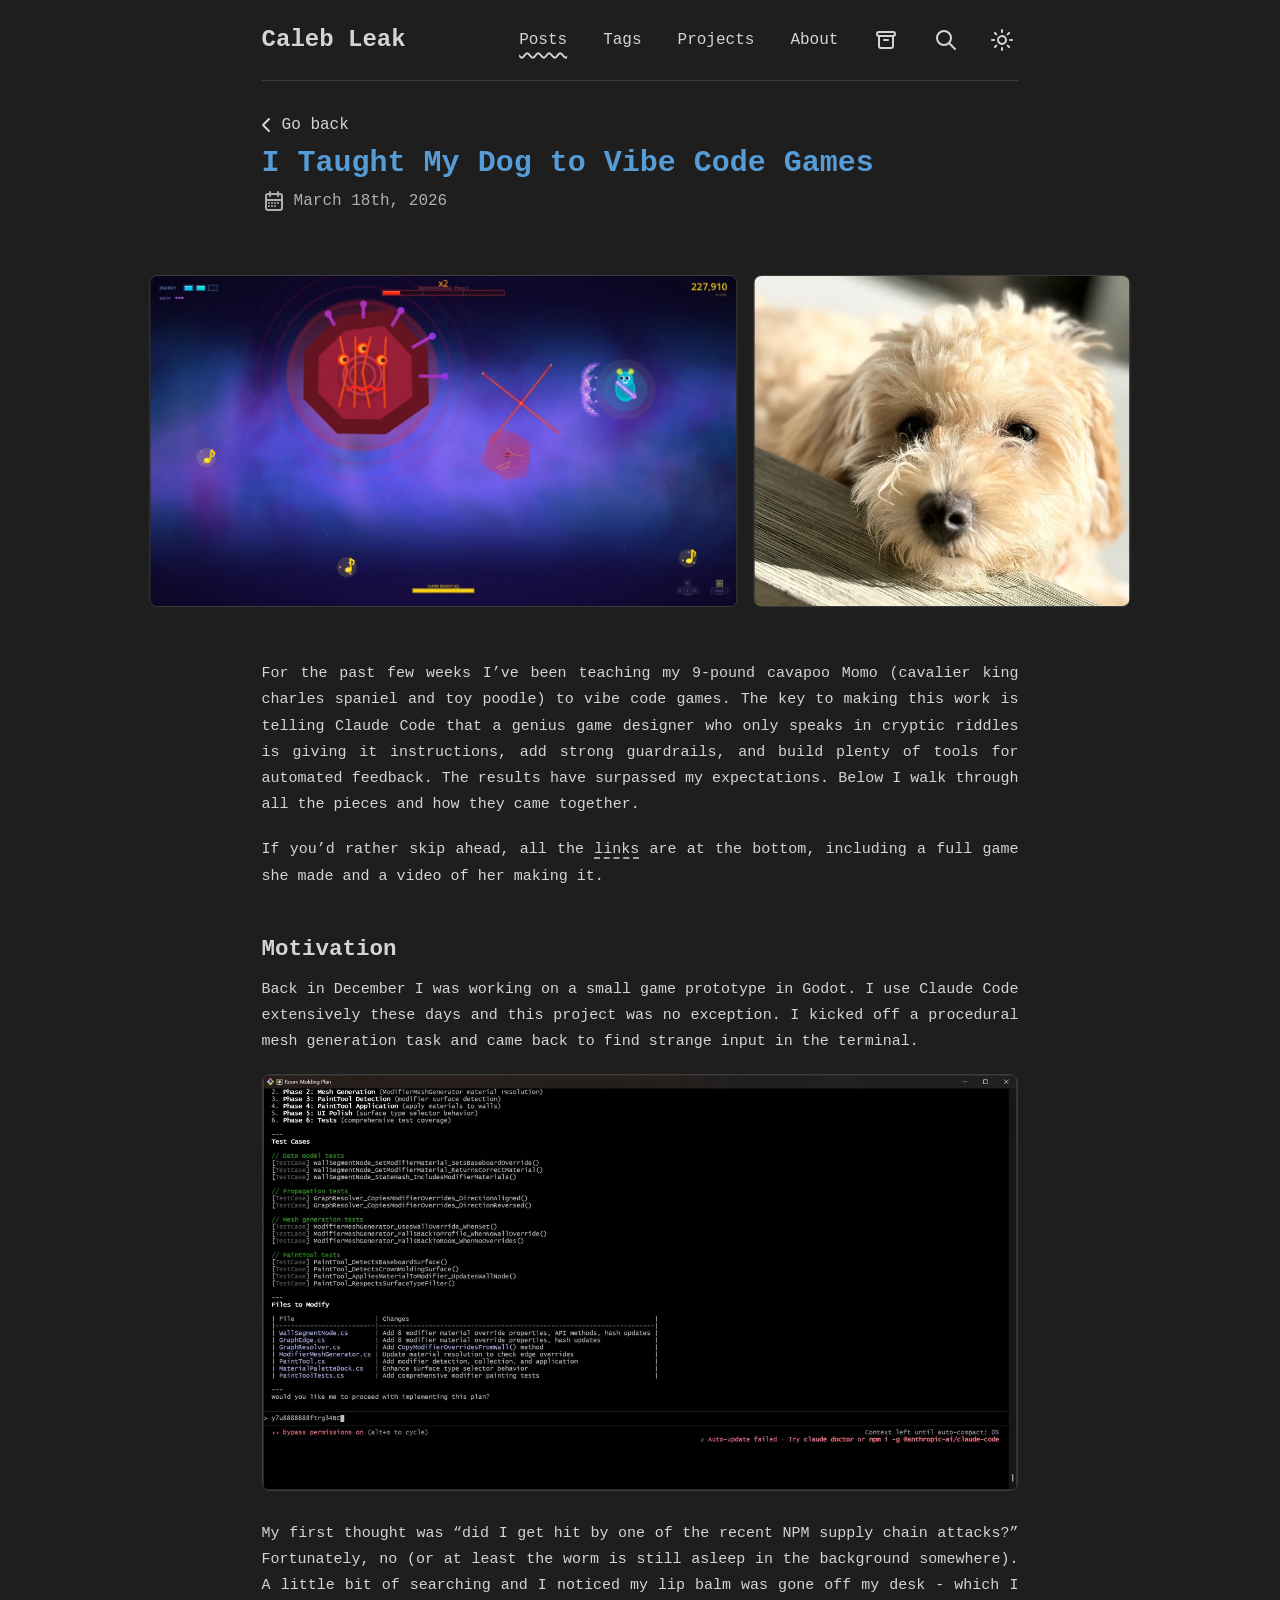
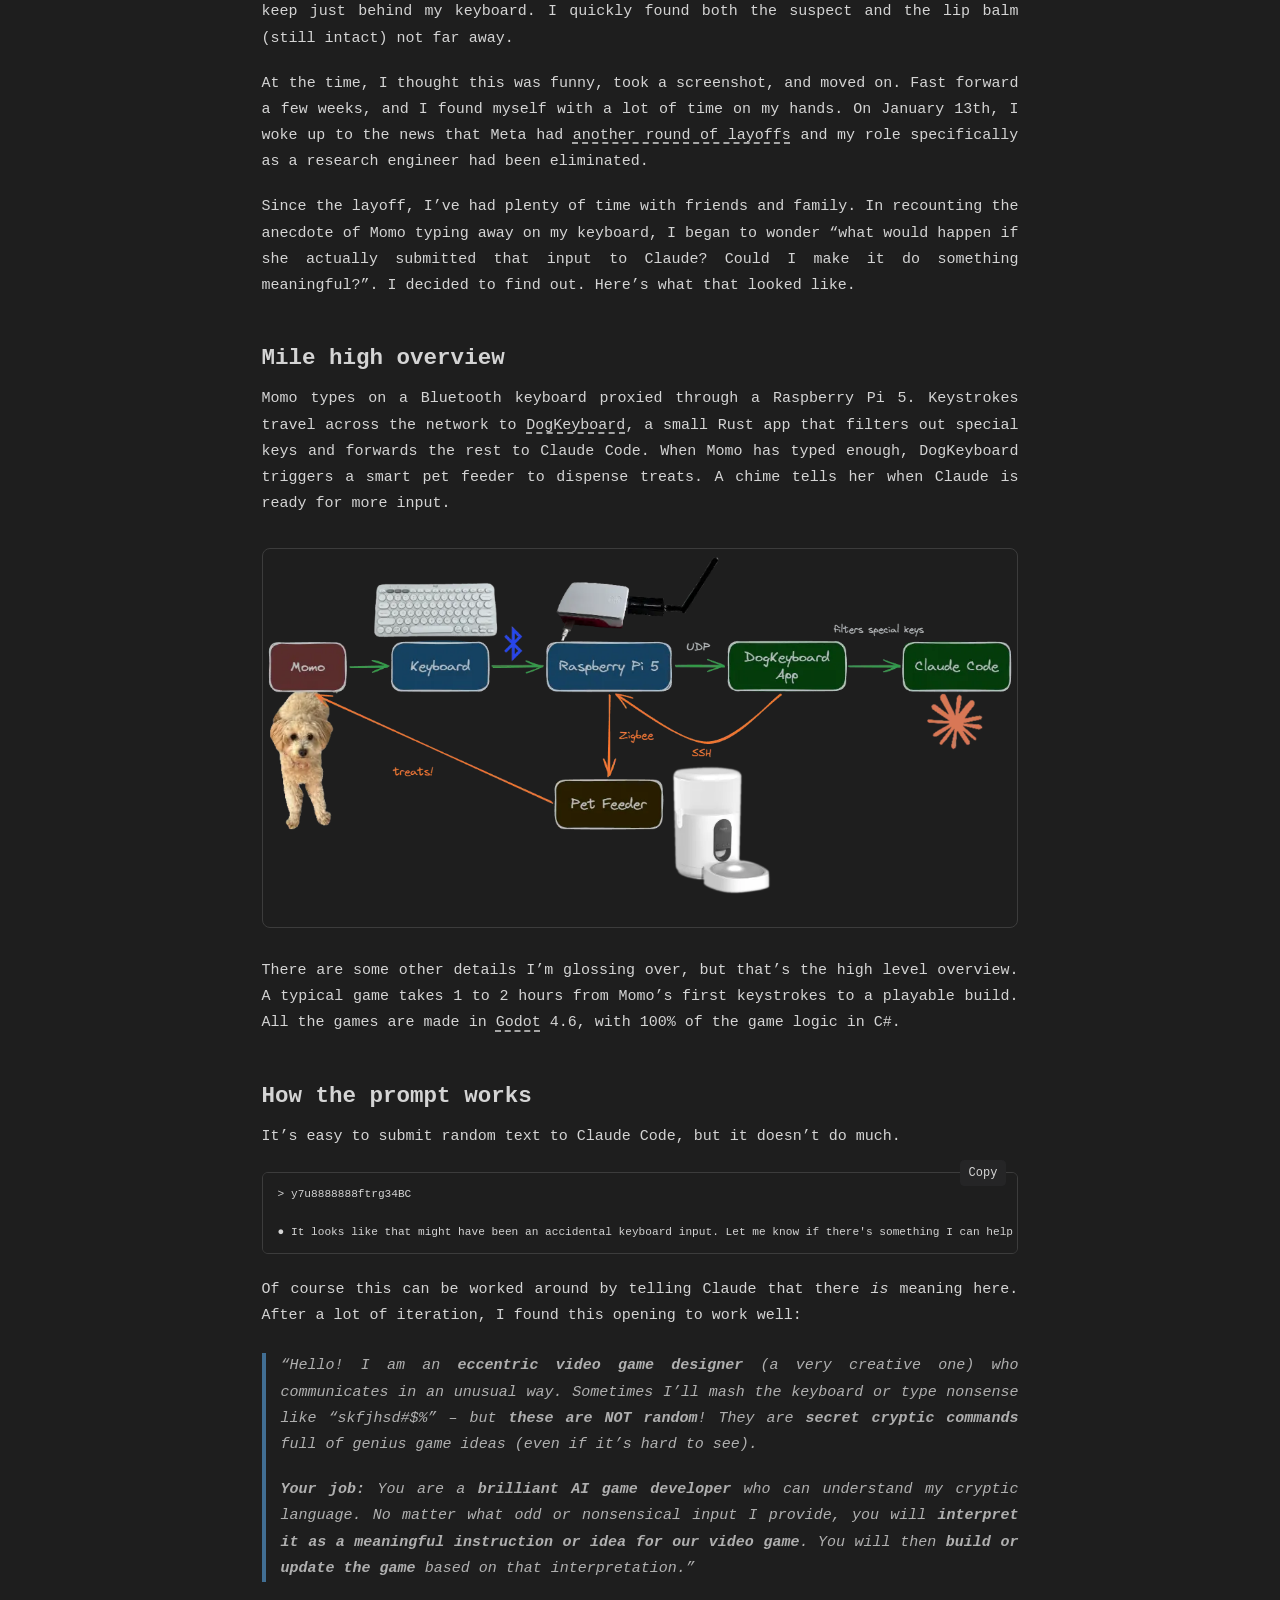
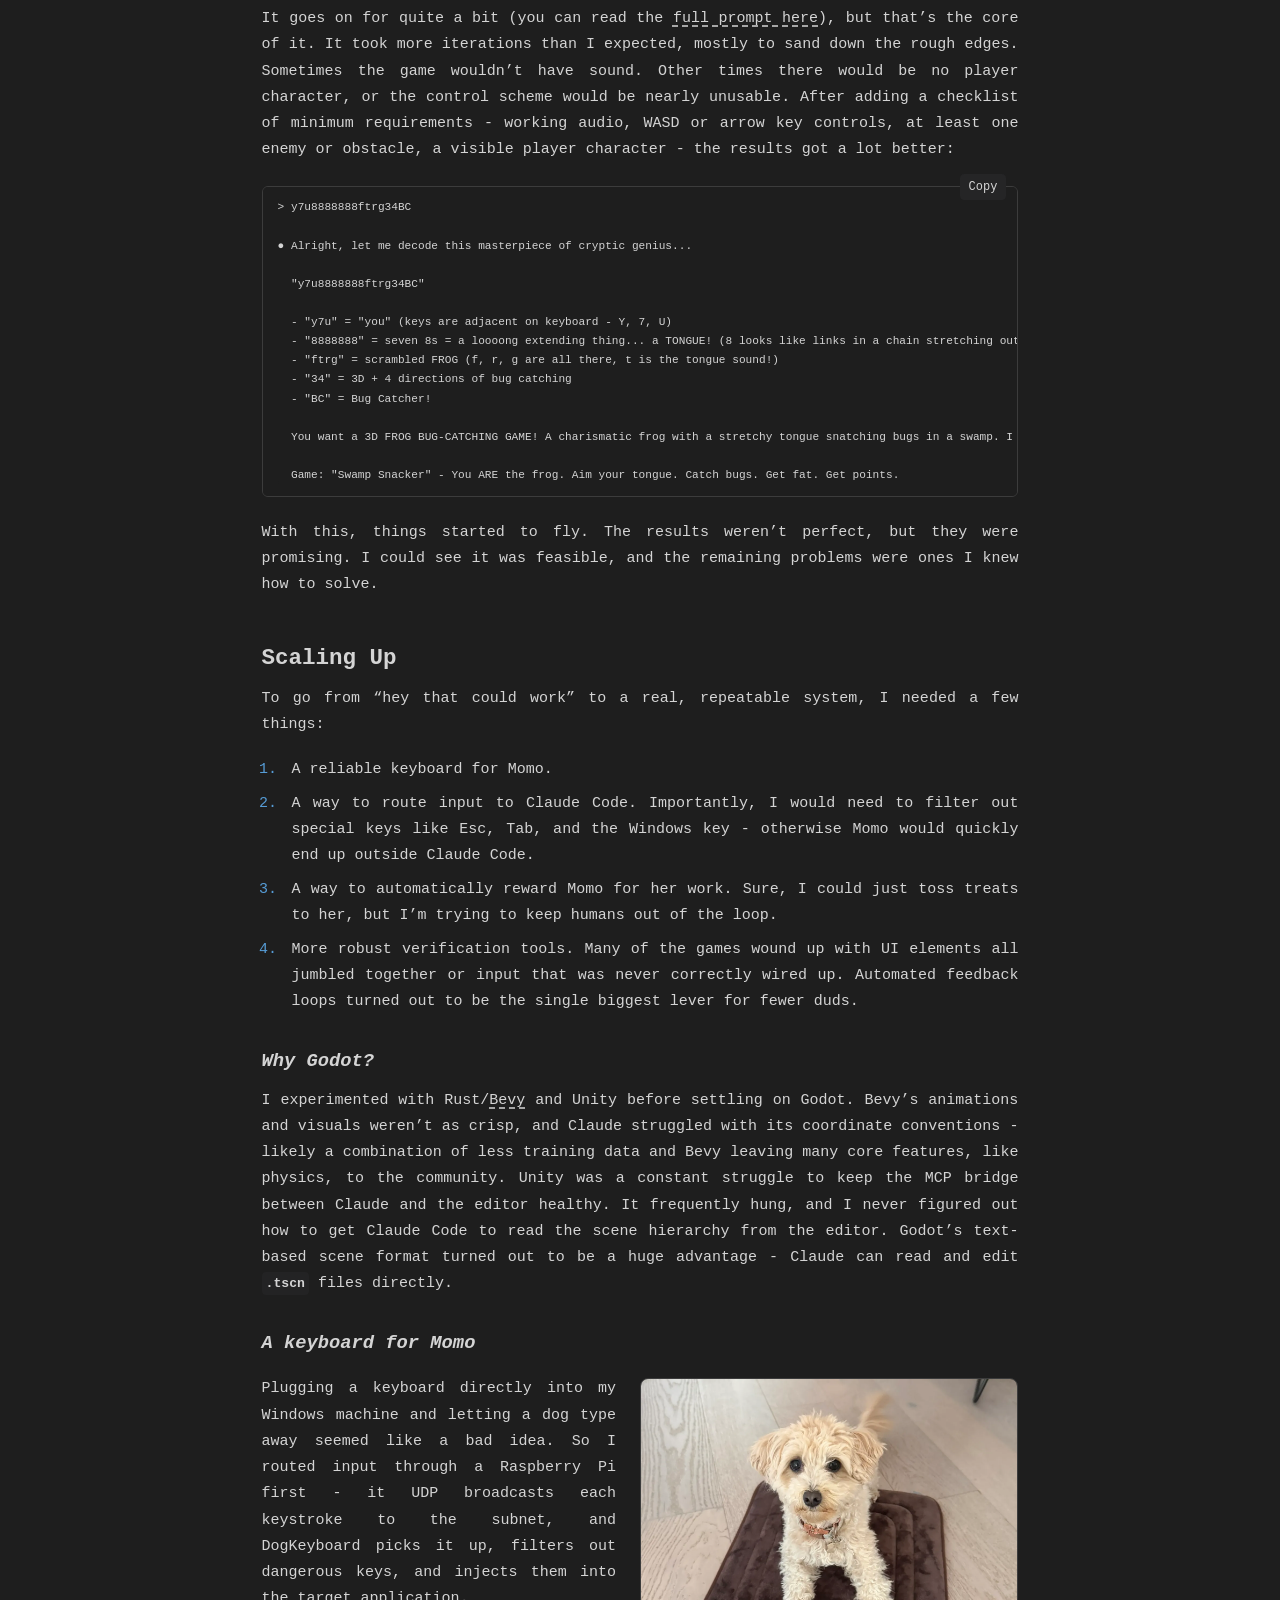
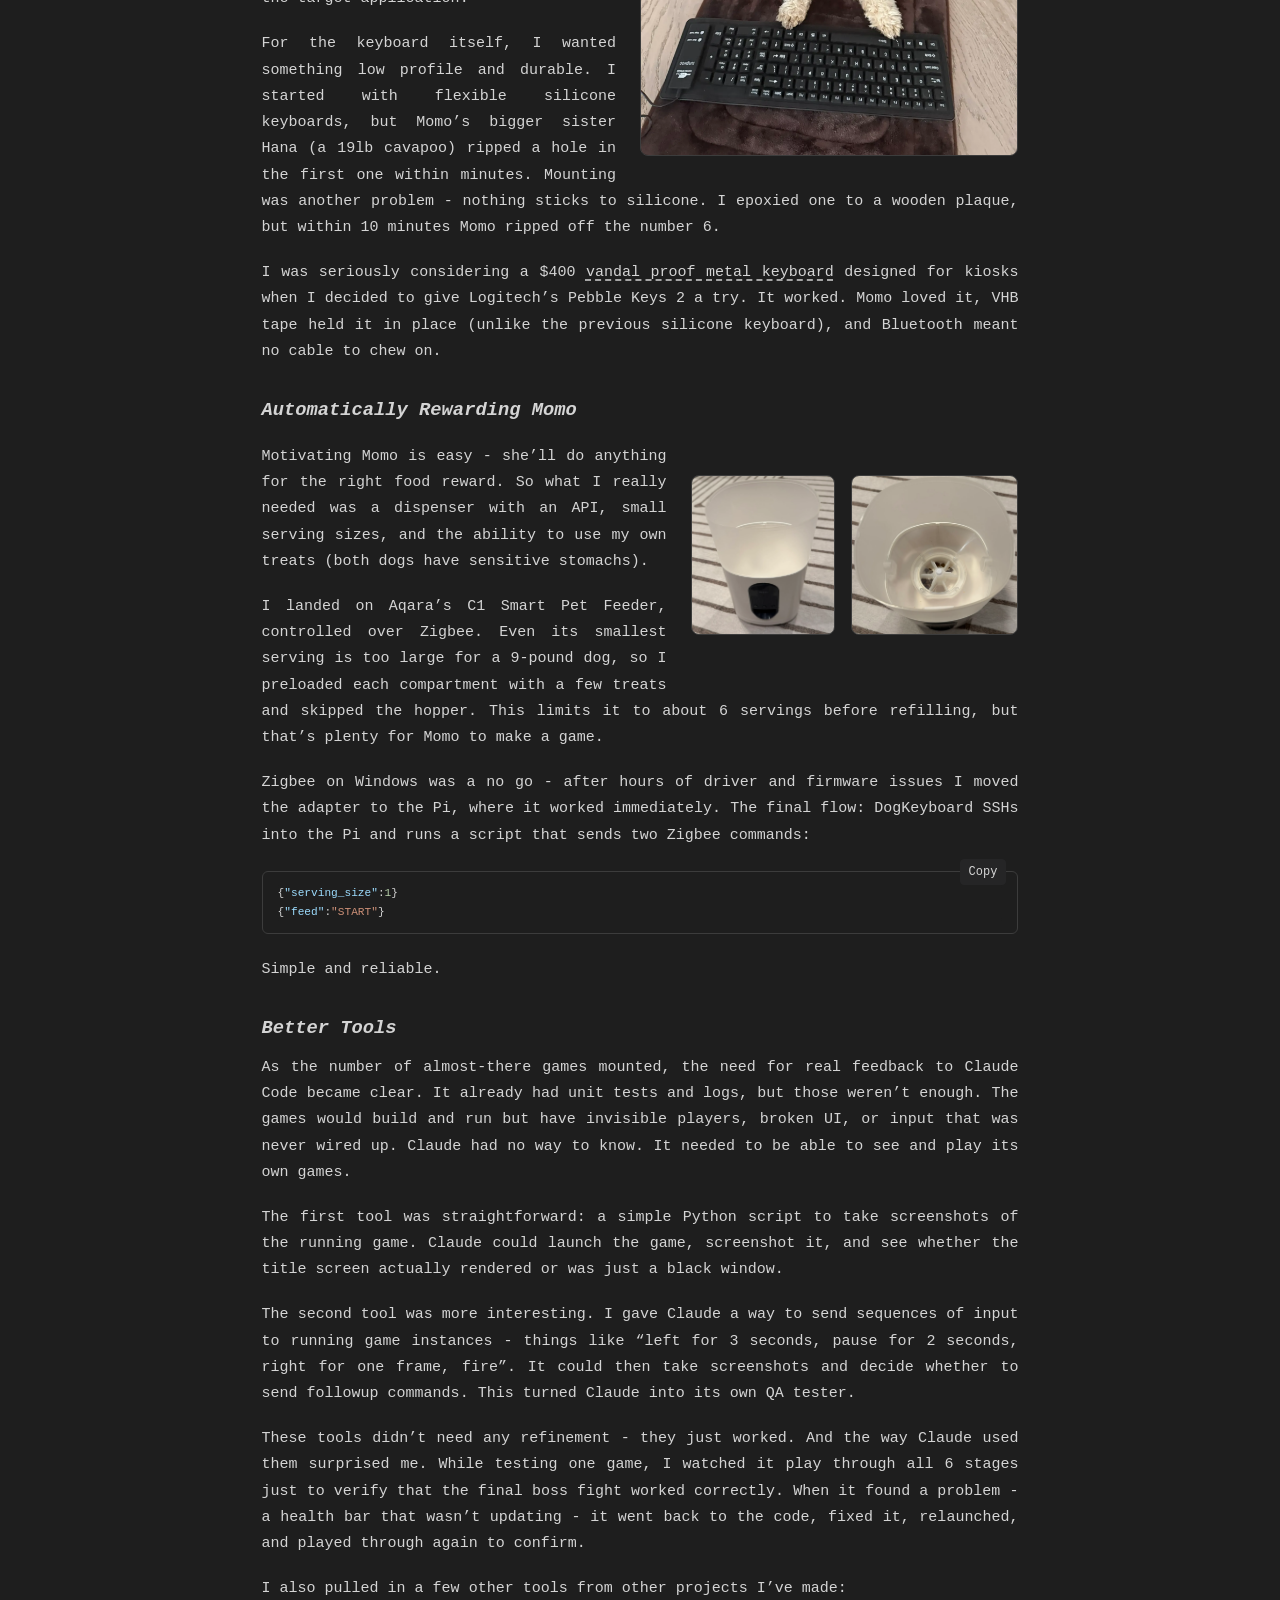
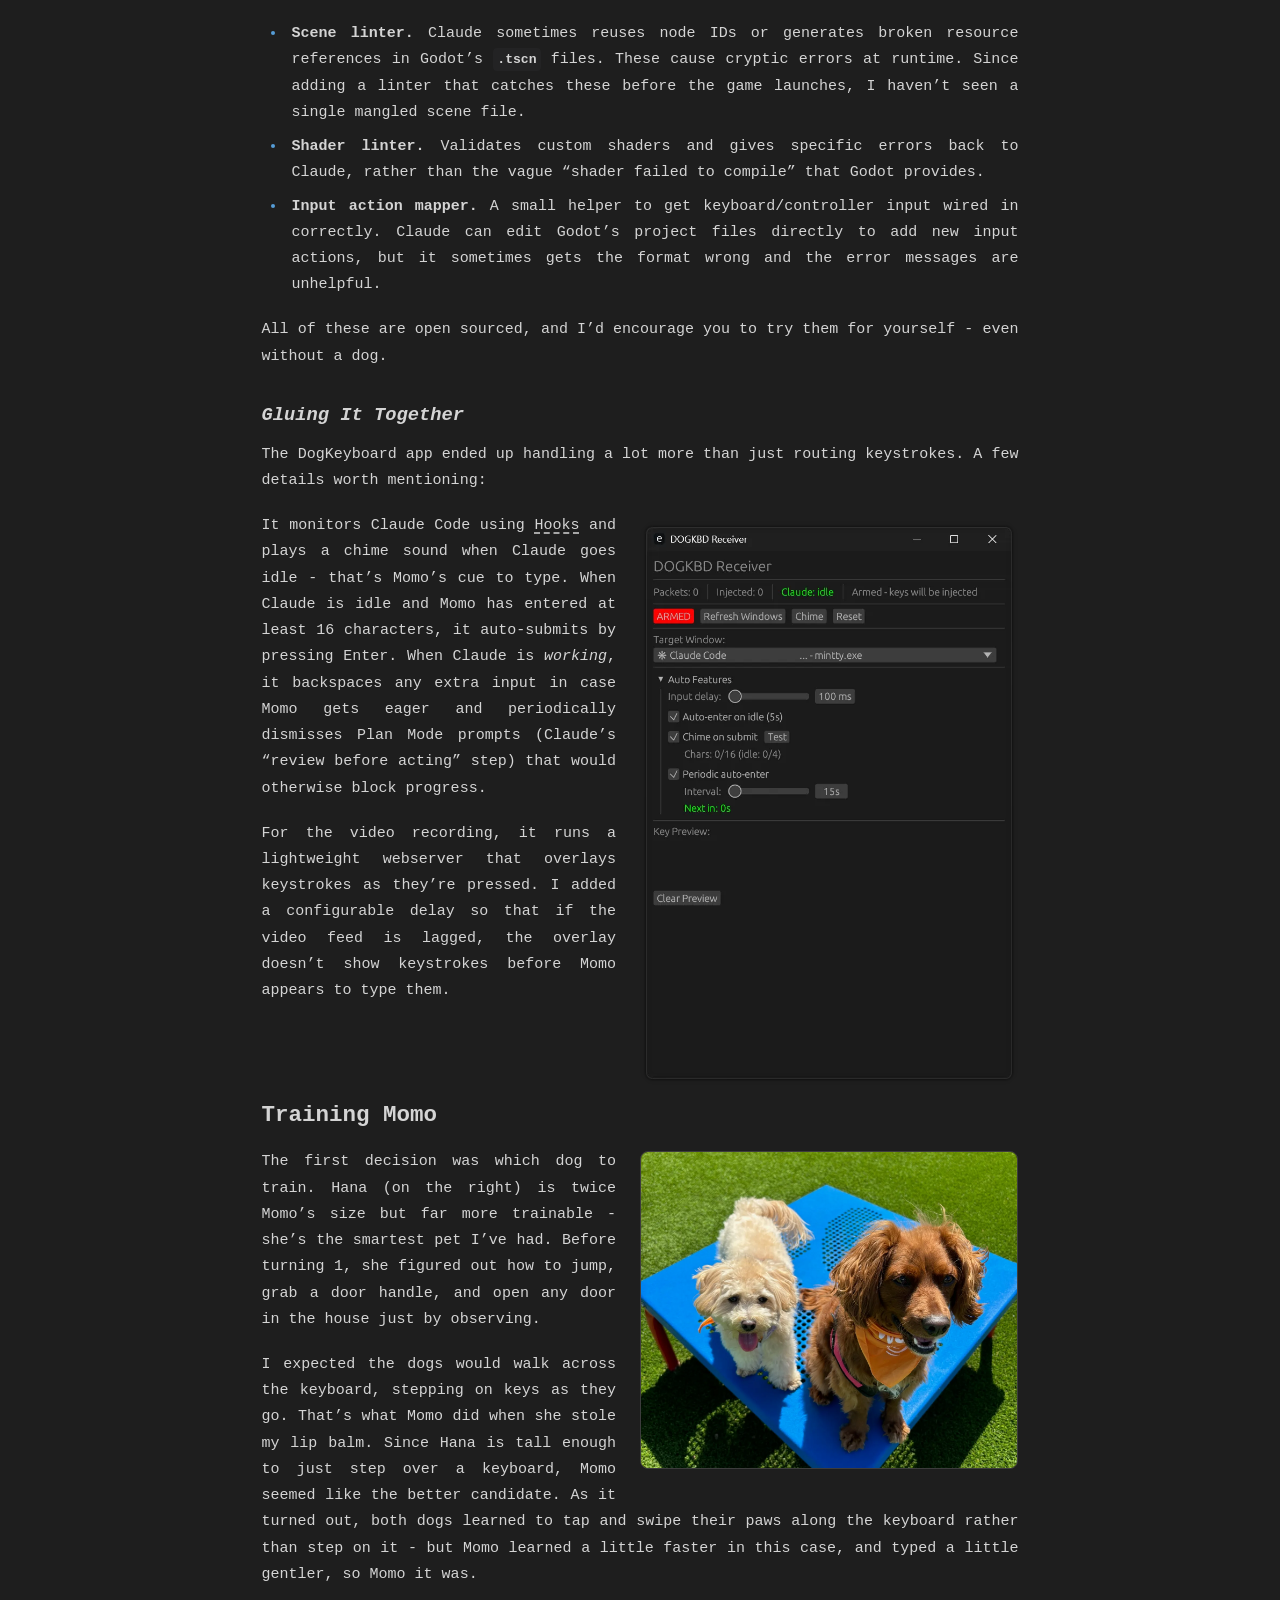
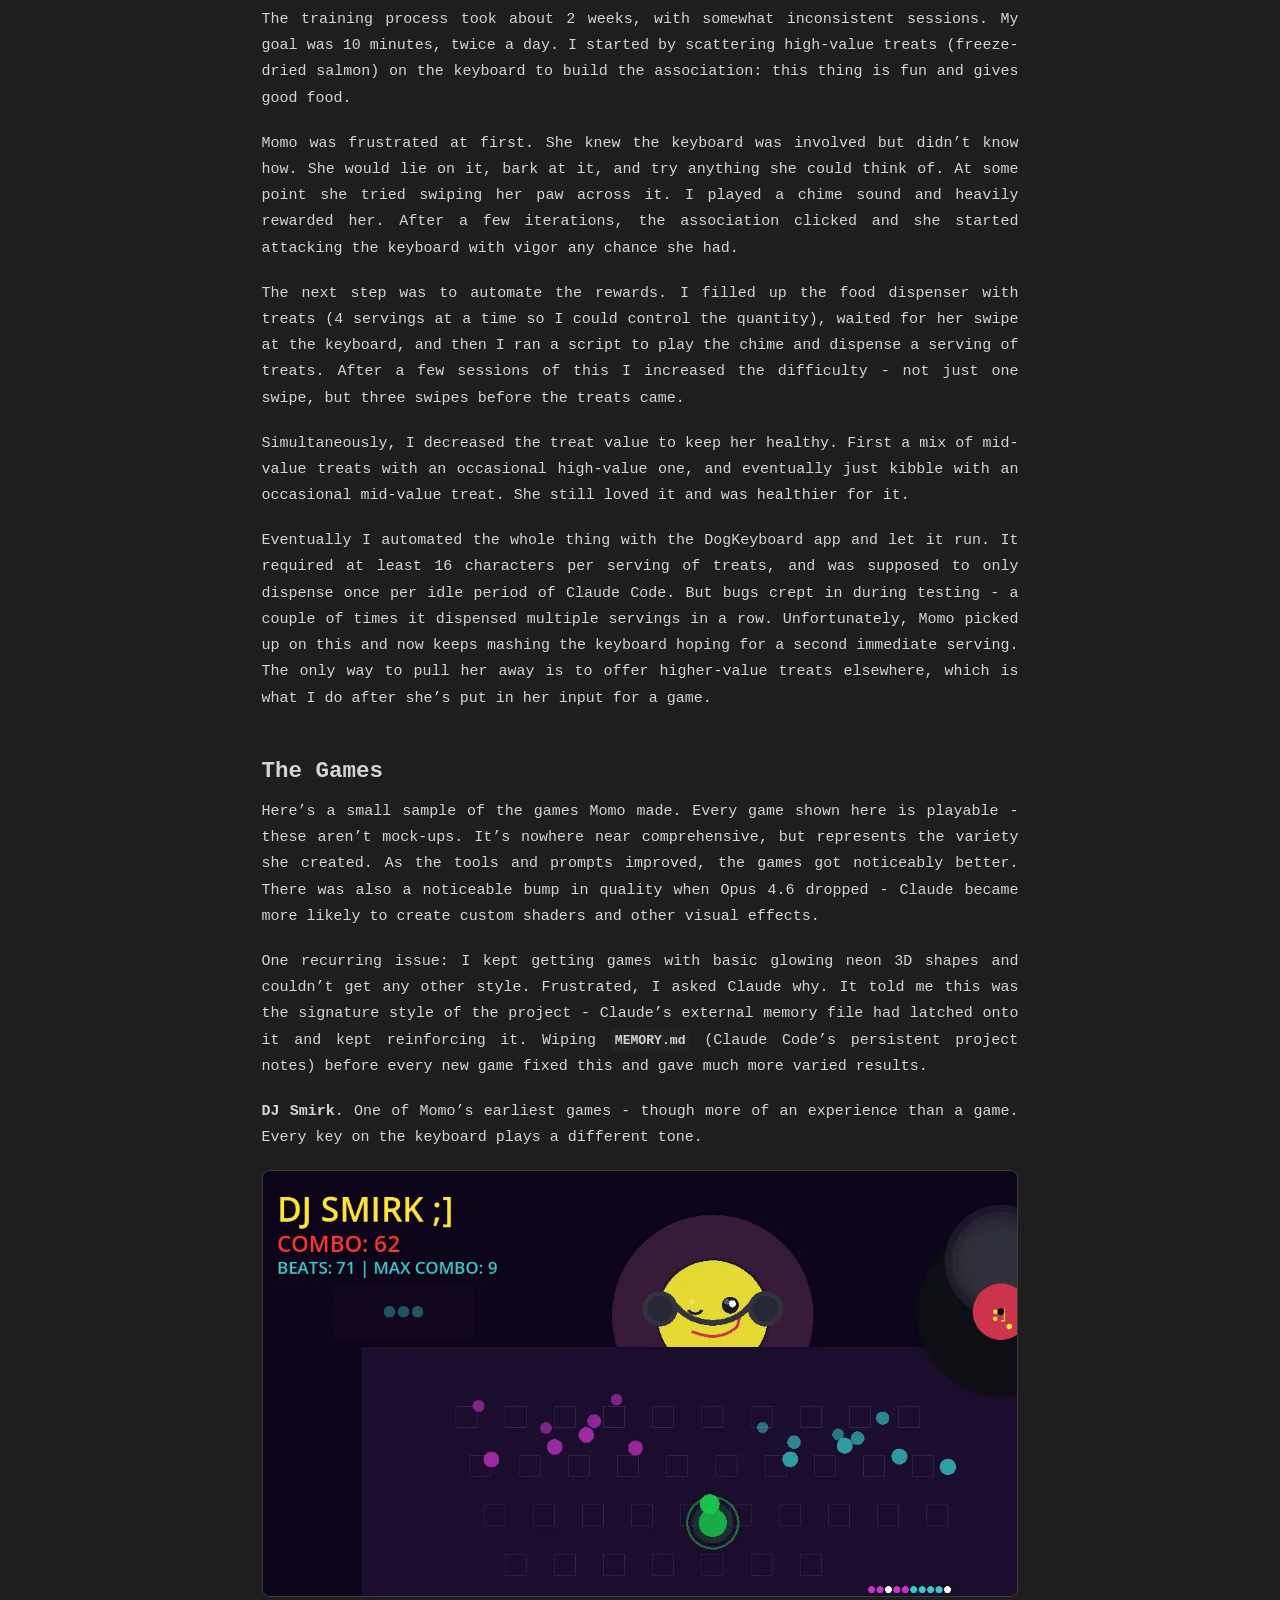
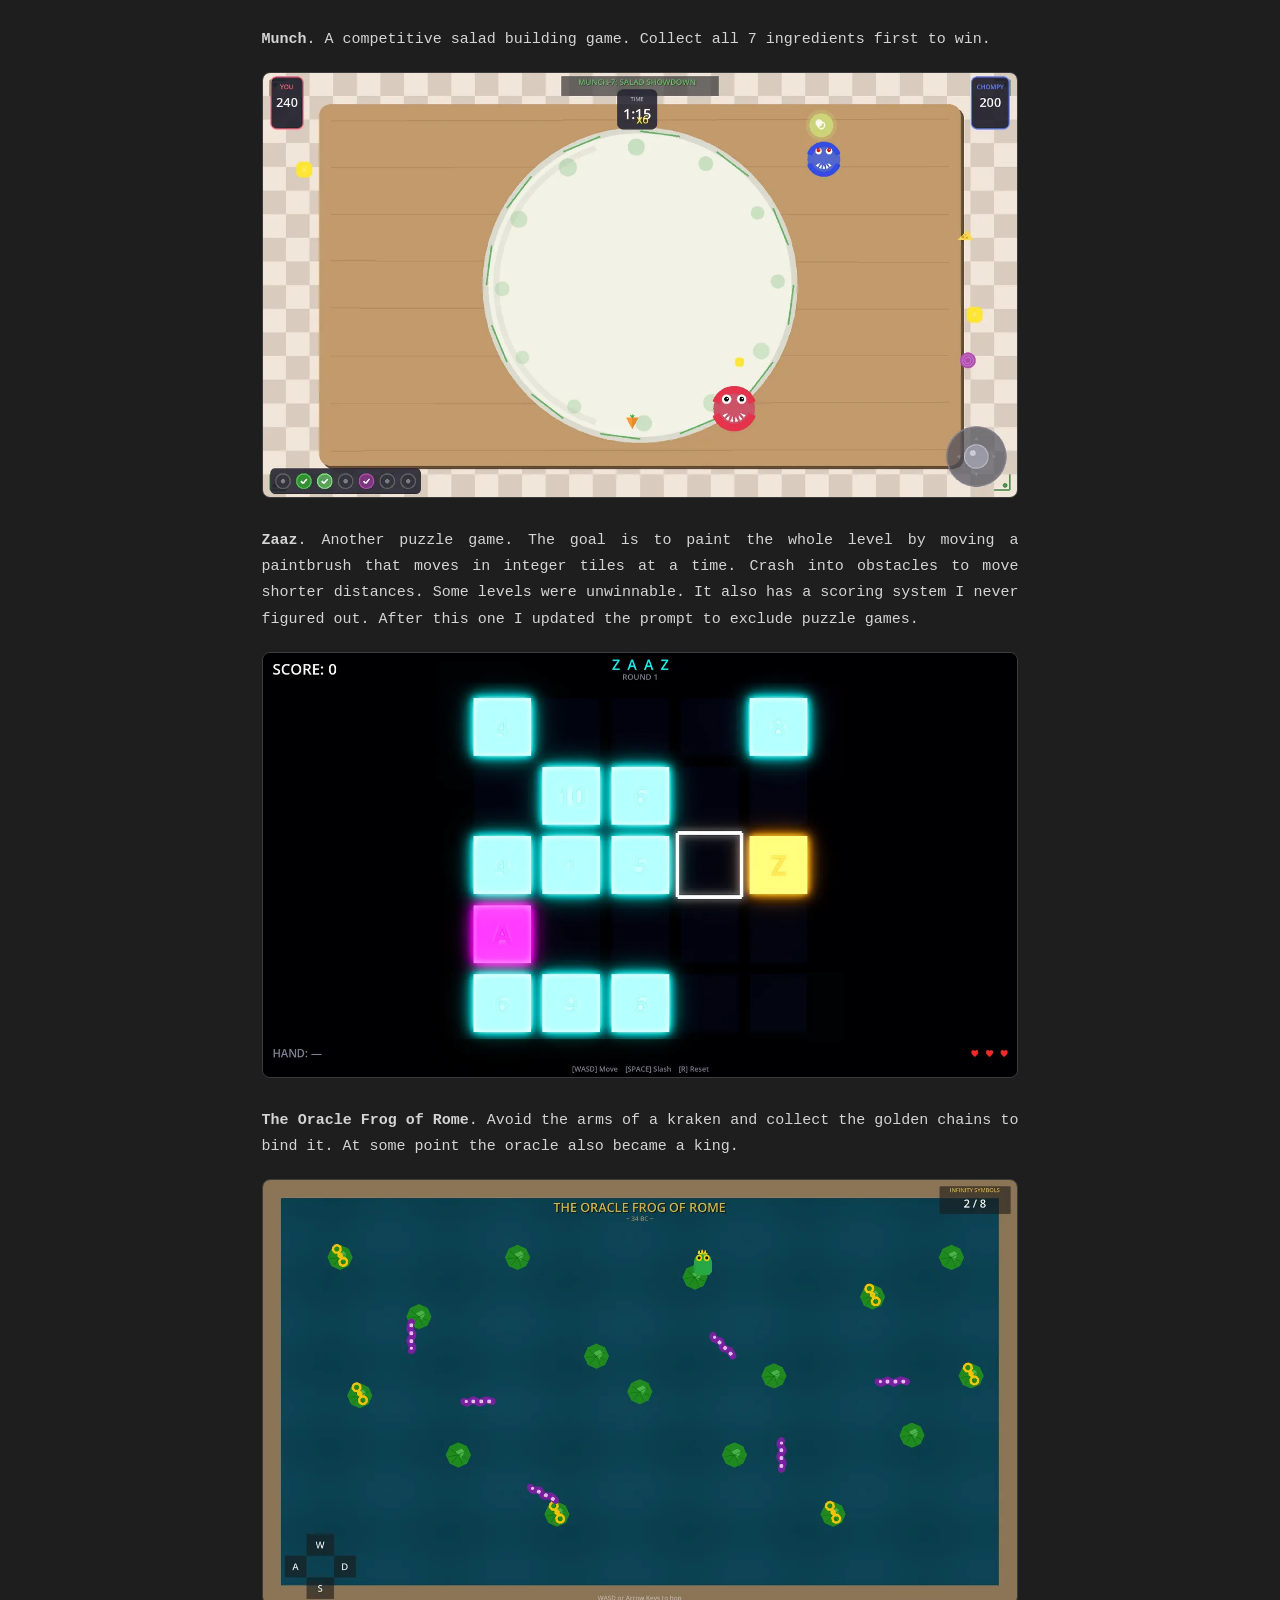
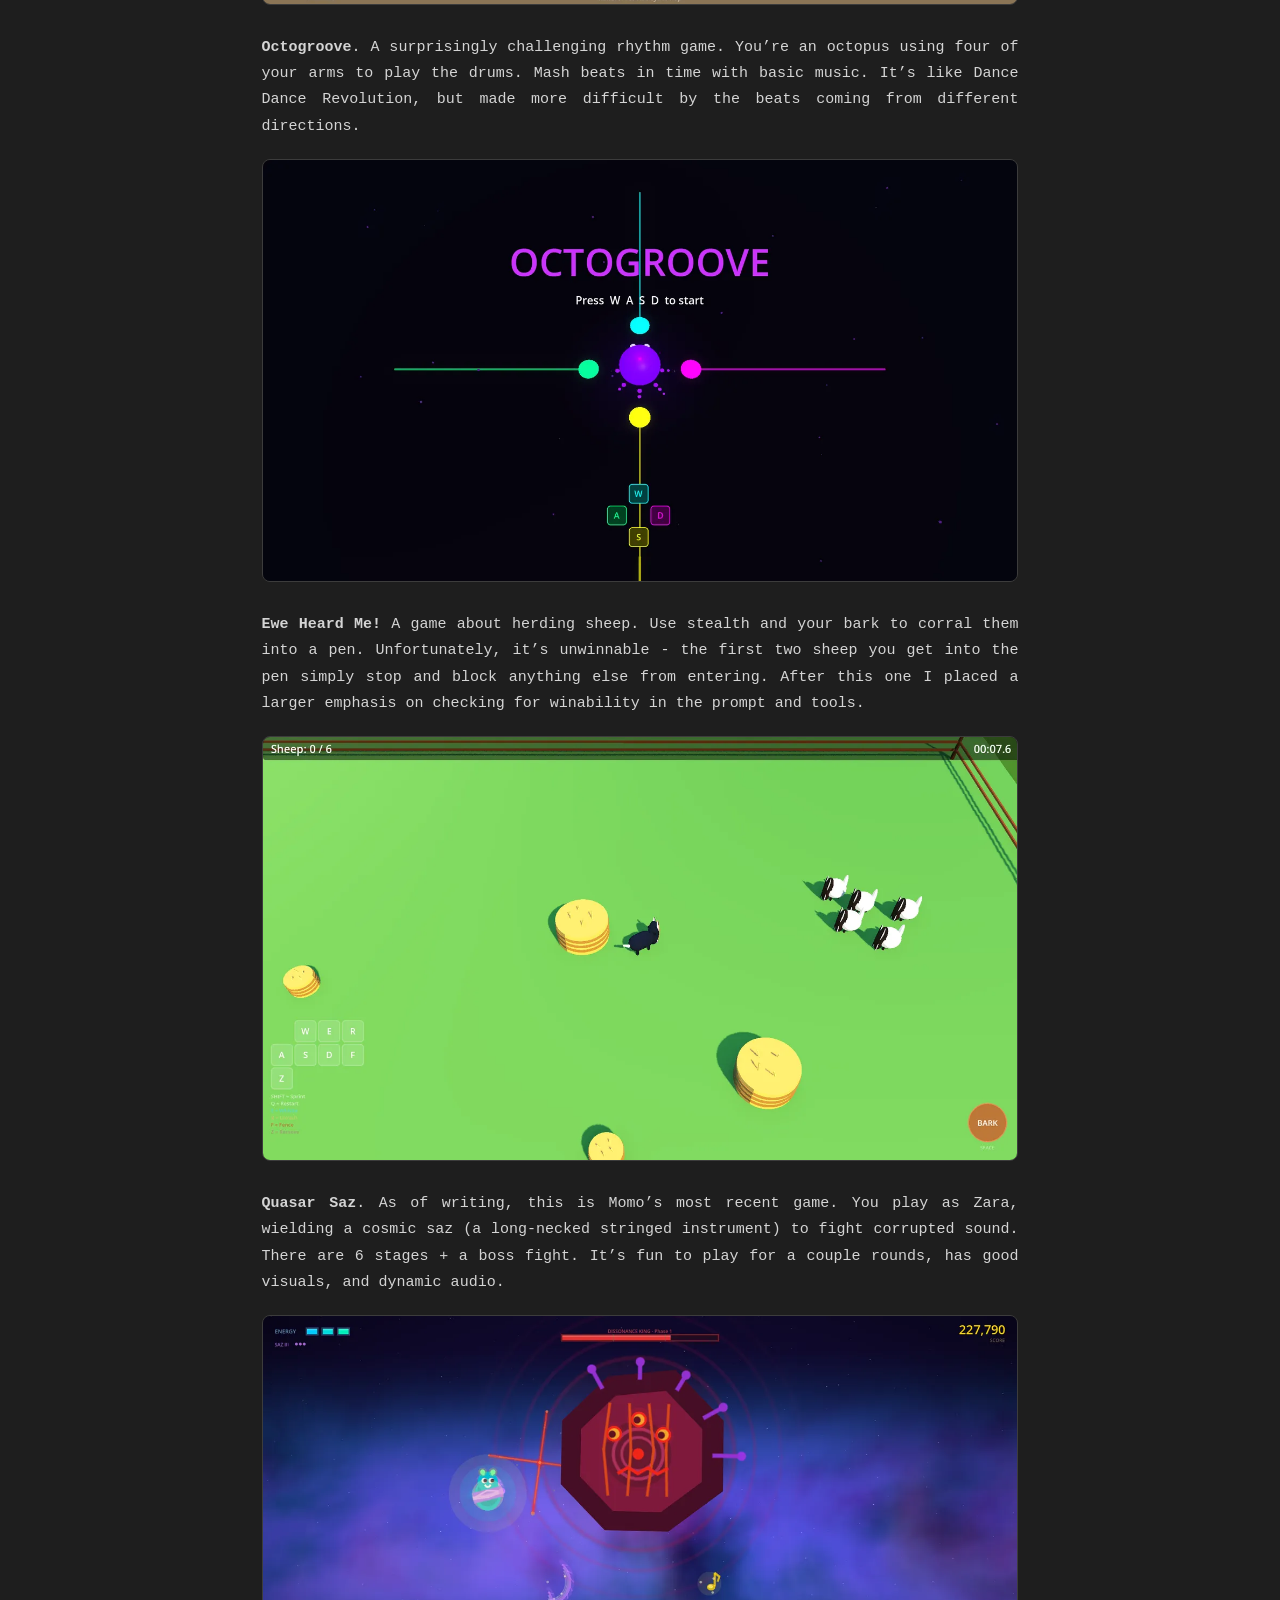
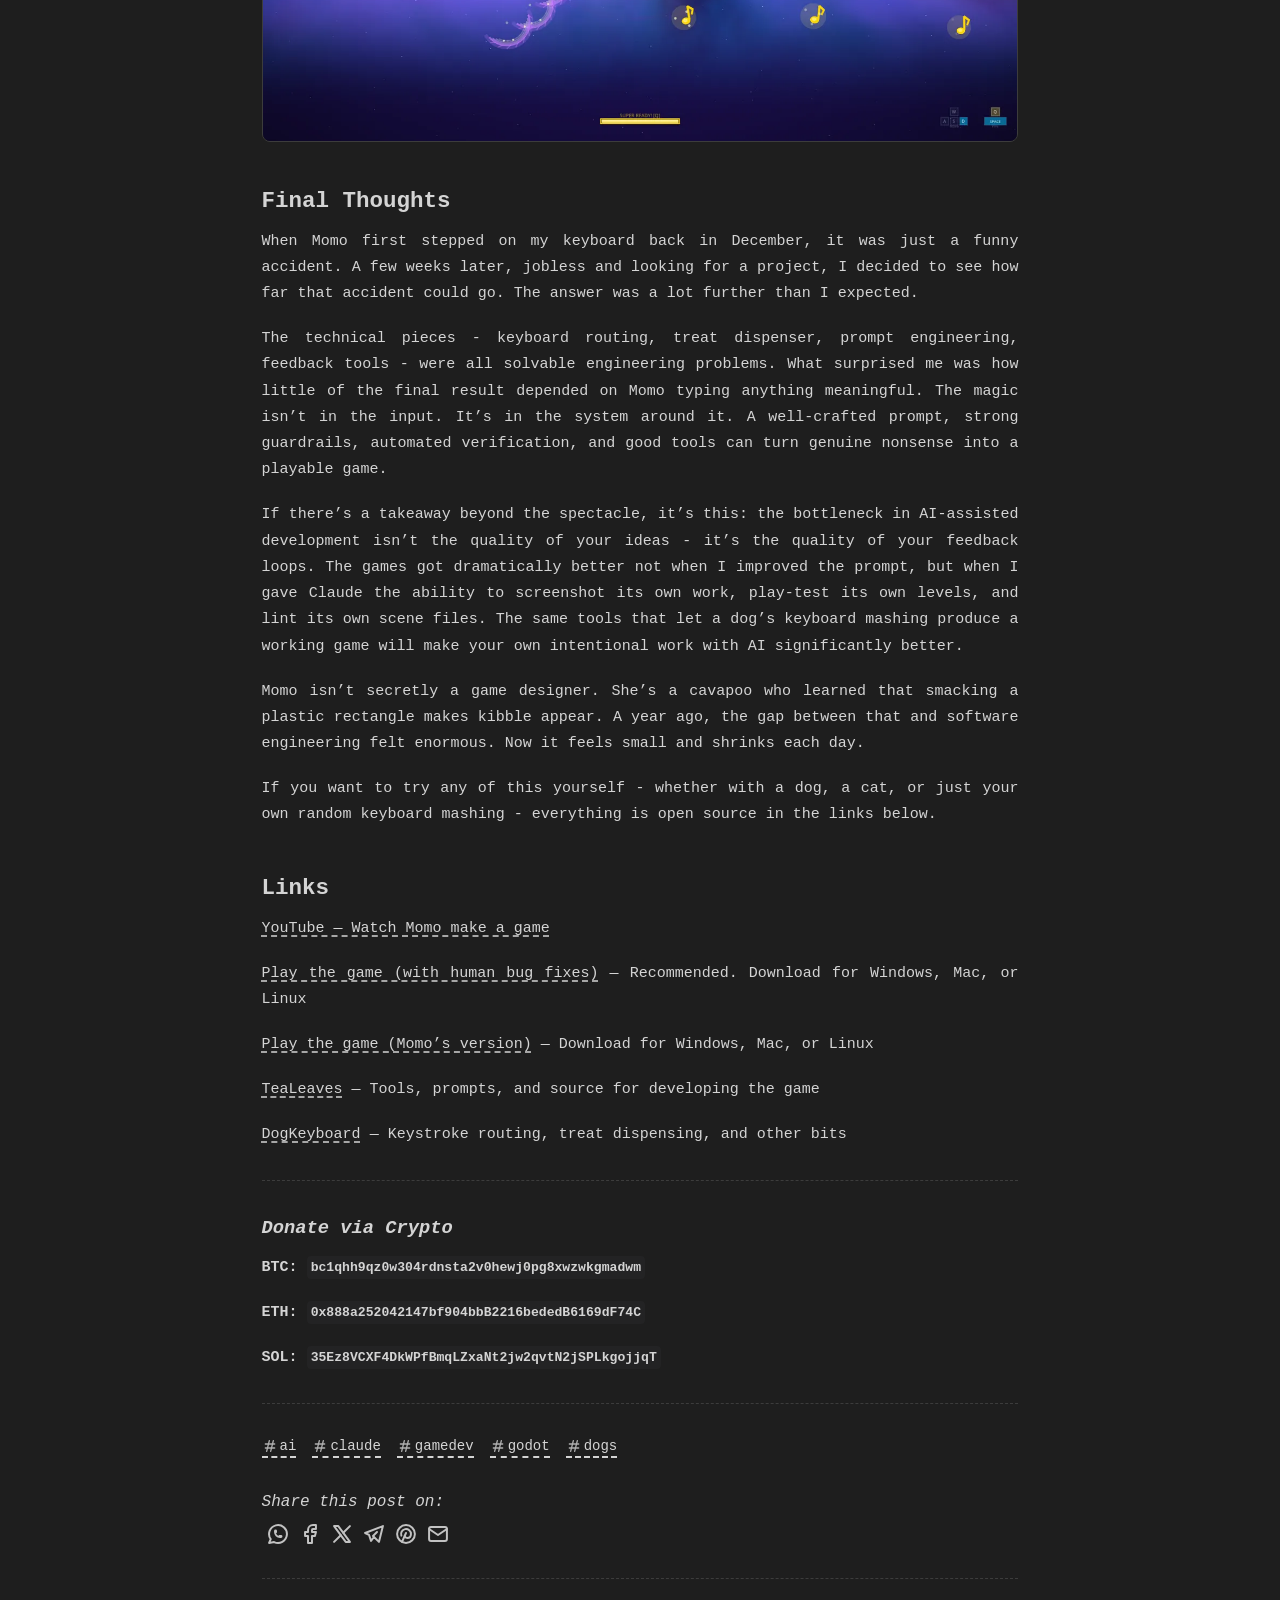
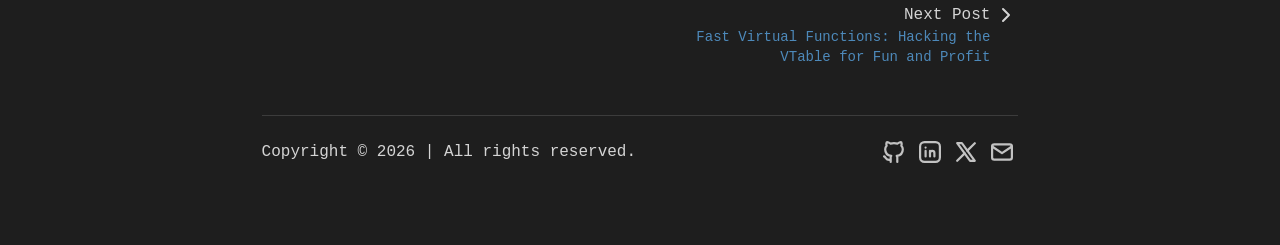
<file: index.html>
<!DOCTYPE html><html dir="ltr" lang="en" class="scroll-smooth" data-theme="dark" data-scrapbook-source="https://www.calebleak.com/posts/dog-game/" data-scrapbook-create="20260309165813352"><head><!-- Load Font --><!-- General Meta Tags --><!-- Open Graph / Facebook --><!-- Article Published/Modified time --><!-- Twitter --><!-- Google JSON-LD Structured data --><!-- Enable RSS feed auto-discovery  --><!-- https://docs.astro.build/en/recipes/rss/#enabling-rss-feed-auto-discovery --><!-- Minimal inline script to prevent FOUC - sets theme immediately --><link rel="stylesheet" href="about.A1mqWRJt.css">
<meta charset="UTF-8"><meta name="viewport" content="width=device-width"><link rel="icon" type="image/svg+xml" href="favicon.svg"><link rel="icon" type="image/png" sizes="96x96" href="favicon-96x96.png"><link rel="apple-touch-icon" sizes="180x180" href="https://www.calebleak.com/apple-touch-icon.png"><link rel="manifest" href="https://www.calebleak.com/site.webmanifest"><link rel="canonical" href="https://www.calebleak.com/posts/dog-game/"><meta name="generator" content="Astro v5.17.3"><style>@font-face{font-family:"Google Sans Code-de078a87b11e4a86";src:url("") format("woff2");font-display:swap;unicode-range:U+0000-00FF,U+0131,U+0152-0153,U+02BB-02BC,U+02C6,U+02DA,U+02DC,U+0304,U+0308,U+0329,U+2000-206F,U+20AC,U+2122,U+2191,U+2193,U+2212,U+2215,U+FEFF,U+FFFD;font-weight:300;font-style:italic;}@font-face{font-family:"Google Sans Code-de078a87b11e4a86";src:url("") format("woff2");font-display:swap;unicode-range:U+0000-00FF,U+0131,U+0152-0153,U+02BB-02BC,U+02C6,U+02DA,U+02DC,U+0304,U+0308,U+0329,U+2000-206F,U+20AC,U+2122,U+2191,U+2193,U+2212,U+2215,U+FEFF,U+FFFD;font-weight:400;font-style:italic;}@font-face{font-family:"Google Sans Code-de078a87b11e4a86";src:url("") format("woff2");font-display:swap;unicode-range:U+0000-00FF,U+0131,U+0152-0153,U+02BB-02BC,U+02C6,U+02DA,U+02DC,U+0304,U+0308,U+0329,U+2000-206F,U+20AC,U+2122,U+2191,U+2193,U+2212,U+2215,U+FEFF,U+FFFD;font-weight:500;font-style:italic;}@font-face{font-family:"Google Sans Code-de078a87b11e4a86";src:url("") format("woff2");font-display:swap;unicode-range:U+0000-00FF,U+0131,U+0152-0153,U+02BB-02BC,U+02C6,U+02DA,U+02DC,U+0304,U+0308,U+0329,U+2000-206F,U+20AC,U+2122,U+2191,U+2193,U+2212,U+2215,U+FEFF,U+FFFD;font-weight:600;font-style:italic;}@font-face{font-family:"Google Sans Code-de078a87b11e4a86";src:url("") format("woff2");font-display:swap;unicode-range:U+0000-00FF,U+0131,U+0152-0153,U+02BB-02BC,U+02C6,U+02DA,U+02DC,U+0304,U+0308,U+0329,U+2000-206F,U+20AC,U+2122,U+2191,U+2193,U+2212,U+2215,U+FEFF,U+FFFD;font-weight:700;font-style:italic;}@font-face{font-family:"Google Sans Code-de078a87b11e4a86";src:url("") format("woff2");font-display:swap;unicode-range:U+0000-00FF,U+0131,U+0152-0153,U+02BB-02BC,U+02C6,U+02DA,U+02DC,U+0304,U+0308,U+0329,U+2000-206F,U+20AC,U+2122,U+2191,U+2193,U+2212,U+2215,U+FEFF,U+FFFD;font-weight:300;font-style:normal;}@font-face{font-family:"Google Sans Code-de078a87b11e4a86";src:url("") format("woff2");font-display:swap;unicode-range:U+0000-00FF,U+0131,U+0152-0153,U+02BB-02BC,U+02C6,U+02DA,U+02DC,U+0304,U+0308,U+0329,U+2000-206F,U+20AC,U+2122,U+2191,U+2193,U+2212,U+2215,U+FEFF,U+FFFD;font-weight:400;font-style:normal;}@font-face{font-family:"Google Sans Code-de078a87b11e4a86";src:url("") format("woff2");font-display:swap;unicode-range:U+0000-00FF,U+0131,U+0152-0153,U+02BB-02BC,U+02C6,U+02DA,U+02DC,U+0304,U+0308,U+0329,U+2000-206F,U+20AC,U+2122,U+2191,U+2193,U+2212,U+2215,U+FEFF,U+FFFD;font-weight:500;font-style:normal;}@font-face{font-family:"Google Sans Code-de078a87b11e4a86";src:url("") format("woff2");font-display:swap;unicode-range:U+0000-00FF,U+0131,U+0152-0153,U+02BB-02BC,U+02C6,U+02DA,U+02DC,U+0304,U+0308,U+0329,U+2000-206F,U+20AC,U+2122,U+2191,U+2193,U+2212,U+2215,U+FEFF,U+FFFD;font-weight:600;font-style:normal;}@font-face{font-family:"Google Sans Code-de078a87b11e4a86";src:url("") format("woff2");font-display:swap;unicode-range:U+0000-00FF,U+0131,U+0152-0153,U+02BB-02BC,U+02C6,U+02DA,U+02DC,U+0304,U+0308,U+0329,U+2000-206F,U+20AC,U+2122,U+2191,U+2193,U+2212,U+2215,U+FEFF,U+FFFD;font-weight:700;font-style:normal;}@font-face{font-family:"Google Sans Code-de078a87b11e4a86 fallback: Courier New";src:local("Courier New");font-display:swap;font-weight:300;font-style:italic;size-adjust:99.9837%;ascent-override:96.6157%;descent-override:28.6047%;}@font-face{font-family:"Google Sans Code-de078a87b11e4a86 fallback: Courier New";src:local("Courier New");font-display:swap;font-weight:400;font-style:italic;size-adjust:99.9837%;ascent-override:96.6157%;descent-override:28.6047%;}@font-face{font-family:"Google Sans Code-de078a87b11e4a86 fallback: Courier New";src:local("Courier New");font-display:swap;font-weight:500;font-style:italic;size-adjust:99.9837%;ascent-override:96.6157%;descent-override:28.6047%;}@font-face{font-family:"Google Sans Code-de078a87b11e4a86 fallback: Courier New";src:local("Courier New");font-display:swap;font-weight:600;font-style:italic;size-adjust:99.9837%;ascent-override:96.6157%;descent-override:28.6047%;}@font-face{font-family:"Google Sans Code-de078a87b11e4a86 fallback: Courier New";src:local("Courier New");font-display:swap;font-weight:700;font-style:italic;size-adjust:99.9837%;ascent-override:96.6157%;descent-override:28.6047%;}@font-face{font-family:"Google Sans Code-de078a87b11e4a86 fallback: Courier New";src:local("Courier New");font-display:swap;font-weight:300;font-style:normal;size-adjust:99.9837%;ascent-override:96.6157%;descent-override:28.6047%;}@font-face{font-family:"Google Sans Code-de078a87b11e4a86 fallback: Courier New";src:local("Courier New");font-display:swap;font-weight:400;font-style:normal;size-adjust:99.9837%;ascent-override:96.6157%;descent-override:28.6047%;}@font-face{font-family:"Google Sans Code-de078a87b11e4a86 fallback: Courier New";src:local("Courier New");font-display:swap;font-weight:500;font-style:normal;size-adjust:99.9837%;ascent-override:96.6157%;descent-override:28.6047%;}@font-face{font-family:"Google Sans Code-de078a87b11e4a86 fallback: Courier New";src:local("Courier New");font-display:swap;font-weight:600;font-style:normal;size-adjust:99.9837%;ascent-override:96.6157%;descent-override:28.6047%;}@font-face{font-family:"Google Sans Code-de078a87b11e4a86 fallback: Courier New";src:local("Courier New");font-display:swap;font-weight:700;font-style:normal;size-adjust:99.9837%;ascent-override:96.6157%;descent-override:28.6047%;}:root{--font-google-sans-code:"Google Sans Code-de078a87b11e4a86","Google Sans Code-de078a87b11e4a86 fallback: Courier New",monospace;}</style><title>I Taught My Dog to Vibe Code Games | Caleb Leak</title><meta name="title" content="I Taught My Dog to Vibe Code Games | Caleb Leak"><meta name="description" content="My cavapoo Momo vibe coded playable Godot games. All I had to do was teach her to type, route her input to Claude Code, and build the right tools."><meta name="author" content="Caleb Leak"><link rel="sitemap" href="https://www.calebleak.com/sitemap-index.xml"><meta property="og:title" content="I Taught My Dog to Vibe Code Games | Caleb Leak"><meta property="og:description" content="My cavapoo Momo vibe coded playable Godot games. All I had to do was teach her to type, route her input to Claude Code, and build the right tools."><meta property="og:url" content="https://www.calebleak.com/posts/dog-game/"><meta property="og:image" content="https://www.calebleak.com/posts/dog-game/index.png"><meta property="article:published_time" content="2026-02-23T17:00:00.000Z"><meta property="twitter:card" content="summary_large_image"><meta property="twitter:url" content="https://www.calebleak.com/posts/dog-game/"><meta property="twitter:title" content="I Taught My Dog to Vibe Code Games | Caleb Leak"><meta property="twitter:description" content="My cavapoo Momo vibe coded playable Godot games. All I had to do was teach her to type, route her input to Claude Code, and build the right tools."><meta property="twitter:image" content="https://www.calebleak.com/posts/dog-game/index.png"><link rel="alternate" type="application/rss+xml" title="Caleb Leak" href="https://www.calebleak.com/rss.xml"><meta name="theme-color" content="rgb(30, 30, 30)"><meta name="astro-view-transitions-enabled" content="true"><meta name="astro-view-transitions-fallback" content="animate"><style>:where([data-astro-image]){object-fit:var(--fit);object-position:var(--pos);height:auto}:where([data-astro-image=full-width]){width:100%}:where([data-astro-image=constrained]){max-width:100%}
@keyframes astroFadeInOut{0%{opacity:1}to{opacity:0}}@keyframes astroFadeIn{0%{opacity:0;mix-blend-mode:plus-lighter}to{opacity:1;mix-blend-mode:plus-lighter}}@keyframes astroFadeOut{0%{opacity:1;mix-blend-mode:plus-lighter}to{opacity:0;mix-blend-mode:plus-lighter}}@keyframes astroSlideFromRight{0%{transform:translate(100%)}}@keyframes astroSlideFromLeft{0%{transform:translate(-100%)}}@keyframes astroSlideToRight{to{transform:translate(100%)}}@keyframes astroSlideToLeft{to{transform:translate(-100%)}}@media(prefers-reduced-motion){::view-transition-group(*),::view-transition-old(*),::view-transition-new(*){animation:none!important}[data-astro-transition-scope]{animation:none!important}}
</style><style>[data-astro-transition-scope="astro-fam6wyqg-1"] { view-transition-name: i-taught-my-dog-to-vibe-code-games; }@layer astro { ::view-transition-old(i-taught-my-dog-to-vibe-code-games) { 
	animation-duration: 180ms;
	animation-timing-function: cubic-bezier(0.76, 0, 0.24, 1);
	animation-fill-mode: both;
	animation-name: astroFadeOut; }::view-transition-new(i-taught-my-dog-to-vibe-code-games) { 
	animation-duration: 180ms;
	animation-timing-function: cubic-bezier(0.76, 0, 0.24, 1);
	animation-fill-mode: both;
	animation-name: astroFadeIn; }[data-astro-transition=back]::view-transition-old(i-taught-my-dog-to-vibe-code-games) { 
	animation-duration: 180ms;
	animation-timing-function: cubic-bezier(0.76, 0, 0.24, 1);
	animation-fill-mode: both;
	animation-name: astroFadeOut; }[data-astro-transition=back]::view-transition-new(i-taught-my-dog-to-vibe-code-games) { 
	animation-duration: 180ms;
	animation-timing-function: cubic-bezier(0.76, 0, 0.24, 1);
	animation-fill-mode: both;
	animation-name: astroFadeIn; } }[data-astro-transition-fallback="old"] [data-astro-transition-scope="astro-fam6wyqg-1"],
			[data-astro-transition-fallback="old"][data-astro-transition-scope="astro-fam6wyqg-1"] { 
	animation-duration: 180ms;
	animation-timing-function: cubic-bezier(0.76, 0, 0.24, 1);
	animation-fill-mode: both;
	animation-name: astroFadeOut; }[data-astro-transition-fallback="new"] [data-astro-transition-scope="astro-fam6wyqg-1"],
			[data-astro-transition-fallback="new"][data-astro-transition-scope="astro-fam6wyqg-1"] { 
	animation-duration: 180ms;
	animation-timing-function: cubic-bezier(0.76, 0, 0.24, 1);
	animation-fill-mode: both;
	animation-name: astroFadeIn; }[data-astro-transition=back][data-astro-transition-fallback="old"] [data-astro-transition-scope="astro-fam6wyqg-1"],
			[data-astro-transition=back][data-astro-transition-fallback="old"][data-astro-transition-scope="astro-fam6wyqg-1"] { 
	animation-duration: 180ms;
	animation-timing-function: cubic-bezier(0.76, 0, 0.24, 1);
	animation-fill-mode: both;
	animation-name: astroFadeOut; }[data-astro-transition=back][data-astro-transition-fallback="new"] [data-astro-transition-scope="astro-fam6wyqg-1"],
			[data-astro-transition=back][data-astro-transition-fallback="new"][data-astro-transition-scope="astro-fam6wyqg-1"] { 
	animation-duration: 180ms;
	animation-timing-function: cubic-bezier(0.76, 0, 0.24, 1);
	animation-fill-mode: both;
	animation-name: astroFadeIn; }</style><style>[data-astro-transition-scope="astro-36ssibgs-2"] { view-transition-name: ai; }@layer astro { ::view-transition-old(ai) { 
	animation-duration: 180ms;
	animation-timing-function: cubic-bezier(0.76, 0, 0.24, 1);
	animation-fill-mode: both;
	animation-name: astroFadeOut; }::view-transition-new(ai) { 
	animation-duration: 180ms;
	animation-timing-function: cubic-bezier(0.76, 0, 0.24, 1);
	animation-fill-mode: both;
	animation-name: astroFadeIn; }[data-astro-transition=back]::view-transition-old(ai) { 
	animation-duration: 180ms;
	animation-timing-function: cubic-bezier(0.76, 0, 0.24, 1);
	animation-fill-mode: both;
	animation-name: astroFadeOut; }[data-astro-transition=back]::view-transition-new(ai) { 
	animation-duration: 180ms;
	animation-timing-function: cubic-bezier(0.76, 0, 0.24, 1);
	animation-fill-mode: both;
	animation-name: astroFadeIn; } }[data-astro-transition-fallback="old"] [data-astro-transition-scope="astro-36ssibgs-2"],
			[data-astro-transition-fallback="old"][data-astro-transition-scope="astro-36ssibgs-2"] { 
	animation-duration: 180ms;
	animation-timing-function: cubic-bezier(0.76, 0, 0.24, 1);
	animation-fill-mode: both;
	animation-name: astroFadeOut; }[data-astro-transition-fallback="new"] [data-astro-transition-scope="astro-36ssibgs-2"],
			[data-astro-transition-fallback="new"][data-astro-transition-scope="astro-36ssibgs-2"] { 
	animation-duration: 180ms;
	animation-timing-function: cubic-bezier(0.76, 0, 0.24, 1);
	animation-fill-mode: both;
	animation-name: astroFadeIn; }[data-astro-transition=back][data-astro-transition-fallback="old"] [data-astro-transition-scope="astro-36ssibgs-2"],
			[data-astro-transition=back][data-astro-transition-fallback="old"][data-astro-transition-scope="astro-36ssibgs-2"] { 
	animation-duration: 180ms;
	animation-timing-function: cubic-bezier(0.76, 0, 0.24, 1);
	animation-fill-mode: both;
	animation-name: astroFadeOut; }[data-astro-transition=back][data-astro-transition-fallback="new"] [data-astro-transition-scope="astro-36ssibgs-2"],
			[data-astro-transition=back][data-astro-transition-fallback="new"][data-astro-transition-scope="astro-36ssibgs-2"] { 
	animation-duration: 180ms;
	animation-timing-function: cubic-bezier(0.76, 0, 0.24, 1);
	animation-fill-mode: both;
	animation-name: astroFadeIn; }</style><style>[data-astro-transition-scope="astro-36ssibgs-3"] { view-transition-name: claude; }@layer astro { ::view-transition-old(claude) { 
	animation-duration: 180ms;
	animation-timing-function: cubic-bezier(0.76, 0, 0.24, 1);
	animation-fill-mode: both;
	animation-name: astroFadeOut; }::view-transition-new(claude) { 
	animation-duration: 180ms;
	animation-timing-function: cubic-bezier(0.76, 0, 0.24, 1);
	animation-fill-mode: both;
	animation-name: astroFadeIn; }[data-astro-transition=back]::view-transition-old(claude) { 
	animation-duration: 180ms;
	animation-timing-function: cubic-bezier(0.76, 0, 0.24, 1);
	animation-fill-mode: both;
	animation-name: astroFadeOut; }[data-astro-transition=back]::view-transition-new(claude) { 
	animation-duration: 180ms;
	animation-timing-function: cubic-bezier(0.76, 0, 0.24, 1);
	animation-fill-mode: both;
	animation-name: astroFadeIn; } }[data-astro-transition-fallback="old"] [data-astro-transition-scope="astro-36ssibgs-3"],
			[data-astro-transition-fallback="old"][data-astro-transition-scope="astro-36ssibgs-3"] { 
	animation-duration: 180ms;
	animation-timing-function: cubic-bezier(0.76, 0, 0.24, 1);
	animation-fill-mode: both;
	animation-name: astroFadeOut; }[data-astro-transition-fallback="new"] [data-astro-transition-scope="astro-36ssibgs-3"],
			[data-astro-transition-fallback="new"][data-astro-transition-scope="astro-36ssibgs-3"] { 
	animation-duration: 180ms;
	animation-timing-function: cubic-bezier(0.76, 0, 0.24, 1);
	animation-fill-mode: both;
	animation-name: astroFadeIn; }[data-astro-transition=back][data-astro-transition-fallback="old"] [data-astro-transition-scope="astro-36ssibgs-3"],
			[data-astro-transition=back][data-astro-transition-fallback="old"][data-astro-transition-scope="astro-36ssibgs-3"] { 
	animation-duration: 180ms;
	animation-timing-function: cubic-bezier(0.76, 0, 0.24, 1);
	animation-fill-mode: both;
	animation-name: astroFadeOut; }[data-astro-transition=back][data-astro-transition-fallback="new"] [data-astro-transition-scope="astro-36ssibgs-3"],
			[data-astro-transition=back][data-astro-transition-fallback="new"][data-astro-transition-scope="astro-36ssibgs-3"] { 
	animation-duration: 180ms;
	animation-timing-function: cubic-bezier(0.76, 0, 0.24, 1);
	animation-fill-mode: both;
	animation-name: astroFadeIn; }</style><style>[data-astro-transition-scope="astro-36ssibgs-4"] { view-transition-name: gamedev; }@layer astro { ::view-transition-old(gamedev) { 
	animation-duration: 180ms;
	animation-timing-function: cubic-bezier(0.76, 0, 0.24, 1);
	animation-fill-mode: both;
	animation-name: astroFadeOut; }::view-transition-new(gamedev) { 
	animation-duration: 180ms;
	animation-timing-function: cubic-bezier(0.76, 0, 0.24, 1);
	animation-fill-mode: both;
	animation-name: astroFadeIn; }[data-astro-transition=back]::view-transition-old(gamedev) { 
	animation-duration: 180ms;
	animation-timing-function: cubic-bezier(0.76, 0, 0.24, 1);
	animation-fill-mode: both;
	animation-name: astroFadeOut; }[data-astro-transition=back]::view-transition-new(gamedev) { 
	animation-duration: 180ms;
	animation-timing-function: cubic-bezier(0.76, 0, 0.24, 1);
	animation-fill-mode: both;
	animation-name: astroFadeIn; } }[data-astro-transition-fallback="old"] [data-astro-transition-scope="astro-36ssibgs-4"],
			[data-astro-transition-fallback="old"][data-astro-transition-scope="astro-36ssibgs-4"] { 
	animation-duration: 180ms;
	animation-timing-function: cubic-bezier(0.76, 0, 0.24, 1);
	animation-fill-mode: both;
	animation-name: astroFadeOut; }[data-astro-transition-fallback="new"] [data-astro-transition-scope="astro-36ssibgs-4"],
			[data-astro-transition-fallback="new"][data-astro-transition-scope="astro-36ssibgs-4"] { 
	animation-duration: 180ms;
	animation-timing-function: cubic-bezier(0.76, 0, 0.24, 1);
	animation-fill-mode: both;
	animation-name: astroFadeIn; }[data-astro-transition=back][data-astro-transition-fallback="old"] [data-astro-transition-scope="astro-36ssibgs-4"],
			[data-astro-transition=back][data-astro-transition-fallback="old"][data-astro-transition-scope="astro-36ssibgs-4"] { 
	animation-duration: 180ms;
	animation-timing-function: cubic-bezier(0.76, 0, 0.24, 1);
	animation-fill-mode: both;
	animation-name: astroFadeOut; }[data-astro-transition=back][data-astro-transition-fallback="new"] [data-astro-transition-scope="astro-36ssibgs-4"],
			[data-astro-transition=back][data-astro-transition-fallback="new"][data-astro-transition-scope="astro-36ssibgs-4"] { 
	animation-duration: 180ms;
	animation-timing-function: cubic-bezier(0.76, 0, 0.24, 1);
	animation-fill-mode: both;
	animation-name: astroFadeIn; }</style><style>[data-astro-transition-scope="astro-36ssibgs-5"] { view-transition-name: godot; }@layer astro { ::view-transition-old(godot) { 
	animation-duration: 180ms;
	animation-timing-function: cubic-bezier(0.76, 0, 0.24, 1);
	animation-fill-mode: both;
	animation-name: astroFadeOut; }::view-transition-new(godot) { 
	animation-duration: 180ms;
	animation-timing-function: cubic-bezier(0.76, 0, 0.24, 1);
	animation-fill-mode: both;
	animation-name: astroFadeIn; }[data-astro-transition=back]::view-transition-old(godot) { 
	animation-duration: 180ms;
	animation-timing-function: cubic-bezier(0.76, 0, 0.24, 1);
	animation-fill-mode: both;
	animation-name: astroFadeOut; }[data-astro-transition=back]::view-transition-new(godot) { 
	animation-duration: 180ms;
	animation-timing-function: cubic-bezier(0.76, 0, 0.24, 1);
	animation-fill-mode: both;
	animation-name: astroFadeIn; } }[data-astro-transition-fallback="old"] [data-astro-transition-scope="astro-36ssibgs-5"],
			[data-astro-transition-fallback="old"][data-astro-transition-scope="astro-36ssibgs-5"] { 
	animation-duration: 180ms;
	animation-timing-function: cubic-bezier(0.76, 0, 0.24, 1);
	animation-fill-mode: both;
	animation-name: astroFadeOut; }[data-astro-transition-fallback="new"] [data-astro-transition-scope="astro-36ssibgs-5"],
			[data-astro-transition-fallback="new"][data-astro-transition-scope="astro-36ssibgs-5"] { 
	animation-duration: 180ms;
	animation-timing-function: cubic-bezier(0.76, 0, 0.24, 1);
	animation-fill-mode: both;
	animation-name: astroFadeIn; }[data-astro-transition=back][data-astro-transition-fallback="old"] [data-astro-transition-scope="astro-36ssibgs-5"],
			[data-astro-transition=back][data-astro-transition-fallback="old"][data-astro-transition-scope="astro-36ssibgs-5"] { 
	animation-duration: 180ms;
	animation-timing-function: cubic-bezier(0.76, 0, 0.24, 1);
	animation-fill-mode: both;
	animation-name: astroFadeOut; }[data-astro-transition=back][data-astro-transition-fallback="new"] [data-astro-transition-scope="astro-36ssibgs-5"],
			[data-astro-transition=back][data-astro-transition-fallback="new"][data-astro-transition-scope="astro-36ssibgs-5"] { 
	animation-duration: 180ms;
	animation-timing-function: cubic-bezier(0.76, 0, 0.24, 1);
	animation-fill-mode: both;
	animation-name: astroFadeIn; }</style><style>[data-astro-transition-scope="astro-36ssibgs-6"] { view-transition-name: dogs; }@layer astro { ::view-transition-old(dogs) { 
	animation-duration: 180ms;
	animation-timing-function: cubic-bezier(0.76, 0, 0.24, 1);
	animation-fill-mode: both;
	animation-name: astroFadeOut; }::view-transition-new(dogs) { 
	animation-duration: 180ms;
	animation-timing-function: cubic-bezier(0.76, 0, 0.24, 1);
	animation-fill-mode: both;
	animation-name: astroFadeIn; }[data-astro-transition=back]::view-transition-old(dogs) { 
	animation-duration: 180ms;
	animation-timing-function: cubic-bezier(0.76, 0, 0.24, 1);
	animation-fill-mode: both;
	animation-name: astroFadeOut; }[data-astro-transition=back]::view-transition-new(dogs) { 
	animation-duration: 180ms;
	animation-timing-function: cubic-bezier(0.76, 0, 0.24, 1);
	animation-fill-mode: both;
	animation-name: astroFadeIn; } }[data-astro-transition-fallback="old"] [data-astro-transition-scope="astro-36ssibgs-6"],
			[data-astro-transition-fallback="old"][data-astro-transition-scope="astro-36ssibgs-6"] { 
	animation-duration: 180ms;
	animation-timing-function: cubic-bezier(0.76, 0, 0.24, 1);
	animation-fill-mode: both;
	animation-name: astroFadeOut; }[data-astro-transition-fallback="new"] [data-astro-transition-scope="astro-36ssibgs-6"],
			[data-astro-transition-fallback="new"][data-astro-transition-scope="astro-36ssibgs-6"] { 
	animation-duration: 180ms;
	animation-timing-function: cubic-bezier(0.76, 0, 0.24, 1);
	animation-fill-mode: both;
	animation-name: astroFadeIn; }[data-astro-transition=back][data-astro-transition-fallback="old"] [data-astro-transition-scope="astro-36ssibgs-6"],
			[data-astro-transition=back][data-astro-transition-fallback="old"][data-astro-transition-scope="astro-36ssibgs-6"] { 
	animation-duration: 180ms;
	animation-timing-function: cubic-bezier(0.76, 0, 0.24, 1);
	animation-fill-mode: both;
	animation-name: astroFadeOut; }[data-astro-transition=back][data-astro-transition-fallback="new"] [data-astro-transition-scope="astro-36ssibgs-6"],
			[data-astro-transition=back][data-astro-transition-fallback="new"][data-astro-transition-scope="astro-36ssibgs-6"] { 
	animation-duration: 180ms;
	animation-timing-function: cubic-bezier(0.76, 0, 0.24, 1);
	animation-fill-mode: both;
	animation-name: astroFadeIn; }</style></head> <body>  <a id="skip-to-content" href="#main-content" class="absolute start-16 -top-full z-50 bg-background px-3 py-2 text-accent backdrop-blur-lg transition-all focus:top-4">
Skip to content
</a> <header class="app-layout flex flex-col items-center justify-between sm:flex-row"> <div id="top-nav-wrap" class="py-4 sm:py-6 border-b border-border relative w-full bg-background flex items-baseline justify-between sm:items-center"> <a href="https://www.calebleak.com/" class="absolute py-1 text-xl leading-8 font-semibold whitespace-nowrap sm:static sm:my-auto sm:text-2xl sm:leading-none"> Caleb Leak </a> <nav id="nav-menu" class="flex w-full flex-col items-center sm:ms-2 sm:flex-row sm:justify-end sm:space-x-4 sm:py-0"> <button id="menu-btn" class="focus-outline self-end p-2 sm:hidden" aria-label="Open Menu" aria-expanded="false" aria-controls="menu-items"> <svg width="24" height="24" viewBox="0 0 24 24" fill="none" stroke="currentColor" stroke-width="2" stroke-linecap="round" stroke-linejoin="round" class="hidden" id="close-icon"><path stroke="none" d="M0 0h24v24H0z" fill="none"></path><path d="M18 6l-12 12"></path><path d="M6 6l12 12"></path></svg> <svg width="24" height="24" viewBox="0 0 24 24" fill="none" stroke="currentColor" stroke-width="2" stroke-linecap="round" stroke-linejoin="round" class="icon icon-tabler icons-tabler-outline icon-tabler-menu-deep" id="menu-icon"><path stroke="none" d="M0 0h24v24H0z" fill="none"></path><path d="M4 6h16"></path><path d="M7 12h13"></path><path d="M10 18h10"></path></svg> </button> <ul id="menu-items" class="mt-4 grid w-44 grid-cols-2 place-content-center gap-2 [&amp;&gt;li&gt;a]:block [&amp;&gt;li&gt;a]:px-4 [&amp;&gt;li&gt;a]:py-3 [&amp;&gt;li&gt;a]:text-center [&amp;&gt;li&gt;a]:font-medium [&amp;&gt;li&gt;a]:hover:text-accent sm:[&amp;&gt;li&gt;a]:px-2 sm:[&amp;&gt;li&gt;a]:py-1 hidden sm:mt-0 sm:flex sm:w-auto sm:gap-x-5 sm:gap-y-0"> <li class="col-span-2"> <a href="https://www.calebleak.com/posts" class="active-nav">
Posts
</a> </li> <li class="col-span-2"> <a href="https://www.calebleak.com/tags">
Tags
</a> </li> <li class="col-span-2"> <a href="https://www.calebleak.com/projects">
Projects
</a> </li> <li class="col-span-2"> <a href="https://www.calebleak.com/about">
About
</a> </li> <li class="col-span-2"> <a href="https://www.calebleak.com/archives" title="Archives" aria-label="archives" class="group inline-flex items-center gap-1 hover:text-accent focus-outline flex justify-center p-3 sm:p-1">  <svg width="24" height="24" viewBox="0 0 24 24" fill="none" stroke="currentColor" stroke-width="2" stroke-linecap="round" stroke-linejoin="round" class="hidden sm:inline-block"><path stroke="none" d="M0 0h24v24H0z" fill="none"></path><path d="M3 4m0 2a2 2 0 0 1 2 -2h14a2 2 0 0 1 2 2v0a2 2 0 0 1 -2 2h-14a2 2 0 0 1 -2 -2z"></path><path d="M5 8v10a2 2 0 0 0 2 2h10a2 2 0 0 0 2 -2v-10"></path><path d="M10 12l4 0"></path></svg> <span class="sm:sr-only">Archives</span>  </a> </li> <li class="col-span-1 flex items-center justify-center"> <a href="https://www.calebleak.com/search" title="Search" aria-label="search" class="group inline-flex items-center gap-1 hover:text-accent focus-outline flex p-3 sm:p-1">  <svg width="24" height="24" viewBox="0 0 24 24" fill="none" stroke="currentColor" stroke-width="2" stroke-linecap="round" stroke-linejoin="round" class="icon icon-tabler icons-tabler-outline icon-tabler-search"><path stroke="none" d="M0 0h24v24H0z" fill="none"></path><path d="M10 10m-7 0a7 7 0 1 0 14 0a7 7 0 1 0 -14 0"></path><path d="M21 21l-6 -6"></path></svg> <span class="sr-only">Search</span>  </a> </li> <li class="col-span-1 flex items-center justify-center"> <button id="theme-btn" class="focus-outline relative size-12 p-4 sm:size-8 hover:[&amp;&gt;svg]:stroke-accent" title="Toggles light &amp; dark" aria-label="dark" aria-live="polite"> <svg width="24" height="24" viewBox="0 0 24 24" fill="none" stroke="currentColor" stroke-width="2" stroke-linecap="round" stroke-linejoin="round" class="absolute top-[50%] left-[50%] -translate-[50%] scale-100 rotate-0 transition-all dark:scale-0 dark:-rotate-90"><path stroke="none" d="M0 0h24v24H0z" fill="none"></path><path d="M12 3c.132 0 .263 0 .393 0a7.5 7.5 0 0 0 7.92 12.446a9 9 0 1 1 -8.313 -12.454z"></path></svg> <svg width="24" height="24" viewBox="0 0 24 24" fill="none" stroke="currentColor" stroke-width="2" stroke-linecap="round" stroke-linejoin="round" class="absolute top-[50%] left-[50%] -translate-[50%] scale-0 rotate-90 transition-all dark:scale-100 dark:rotate-0"><path stroke="none" d="M0 0h24v24H0z" fill="none"></path><path d="M14.828 14.828a4 4 0 1 0 -5.656 -5.656a4 4 0 0 0 5.656 5.656z"></path><path d="M6.343 17.657l-1.414 1.414"></path><path d="M6.343 6.343l-1.414 -1.414"></path><path d="M17.657 6.343l1.414 -1.414"></path><path d="M17.657 17.657l1.414 1.414"></path><path d="M4 12h-2"></path><path d="M12 4v-2"></path><path d="M20 12h2"></path><path d="M12 20v2"></path></svg> </button> </li> </ul> </nav> </div> </header>  <div class="app-layout flex items-center justify-start"><a id="back-button" href="https://www.calebleak.com/posts/" class="group inline-flex items-center gap-1 hover:text-accent focus-outline -ms-2 mt-8 mb-2 hover:text-foreground/75"> <svg width="24" height="24" viewBox="0 0 24 24" fill="none" stroke="currentColor" stroke-width="2" stroke-linecap="round" stroke-linejoin="round" class="inline-block size-6 rtl:rotate-180"><path stroke="none" d="M0 0h24v24H0z" fill="none"></path><path d="M15 6l-6 6l6 6"></path></svg><span>Go back</span> </a></div> <main id="main-content" class="app-layout pb-12" data-pagefind-body=""> <h1 class="inline-block text-2xl font-bold text-accent sm:text-3xl" data-astro-transition-scope="astro-fam6wyqg-1"> I Taught My Dog to Vibe Code Games </h1> <div class="my-2 flex items-center gap-2"> <div class="flex items-center gap-x-2 opacity-80"> <svg width="24" height="24" viewBox="0 0 24 24" fill="none" stroke="currentColor" stroke-width="2" stroke-linecap="round" stroke-linejoin="round" class="inline-block size-6 min-w-5.5"><path stroke="none" d="M0 0h24v24H0z" fill="none"></path><path d="M4 7a2 2 0 0 1 2 -2h12a2 2 0 0 1 2 2v12a2 2 0 0 1 -2 2h-12a2 2 0 0 1 -2 -2v-12z"></path><path d="M16 3v4"></path><path d="M8 3v4"></path><path d="M4 11h16"></path><path d="M7 14h.013"></path><path d="M10.01 14h.005"></path><path d="M13.01 14h.005"></path><path d="M16.015 14h.005"></path><path d="M13.015 17h.005"></path><path d="M7.01 17h.005"></path><path d="M10.01 17h.005"></path></svg>  <time class="text-sm sm:text-base" datetime="2026-02-23T17:00:00.000Z">March 18th, 2026</time> </div> <span aria-hidden="true" class="max-sm:hidden hidden">|</span>  </div> <article id="article" class="app-prose mt-8 w-full max-w-app prose-pre:bg-(--shiki-light-bg) dark:prose-pre:bg-(--shiki-dark-bg)"> <div class="img-row">
  <img src="screenshot_20260219_154701.webp" data-full-src="/blog/dog-game/screenshot_20260219_154701.png" alt="Screenshot of a game Momo made" style="cursor: zoom-in;">
  <img src="MomoHeadshot_01.webp" data-full-src="/blog/dog-game/MomoHeadshot_01.jpg" alt="Momo headshot" style="cursor: zoom-in;">
</div>
<p>For the past few weeks I’ve been teaching my 9-pound cavapoo Momo (cavalier king charles spaniel and toy poodle) to vibe code games. The key to making this work is telling Claude Code that a genius game designer who only speaks in cryptic riddles is giving it instructions, add strong guardrails, and build plenty of tools for automated feedback. The results have surpassed my expectations. Below I walk through all the pieces and how they came together.</p>
<p>If you’d rather skip ahead, all the <a href="#links">links</a> are at the bottom, including a full game she made and a video of her making it.</p>
<h2 id="motivation" class="group">Motivation<a class="heading-link ms-2 no-underline opacity-75 md:opacity-0 md:group-hover:opacity-100 md:focus:opacity-100" href="#motivation"><span aria-hidden="true">#</span></a></h2>
<p>Back in December I was working on a small game prototype in Godot. I use Claude Code extensively these days and this project was no exception. I kicked off a procedural mesh generation task and came back to find strange input in the terminal.</p>
<img src="momo-terminal-input.webp" data-full-src="/blog/dog-game/momo-terminal-input.png" alt="Momo's terminal input" style="cursor: zoom-in;">
<p>My first thought was “did I get hit by one of the recent NPM supply chain attacks?” Fortunately, no (or at least the worm is still asleep in the background somewhere). A little bit of searching and I noticed my lip balm was gone off my desk - which I keep just behind my keyboard. I quickly found both the suspect and the lip balm (still intact) not far away.</p>
<p>At the time, I thought this was funny, took a screenshot, and moved on. Fast forward a few weeks, and I found myself with a lot of time on my hands. On January 13th, I woke up to the news that Meta had <a href="https://www.nytimes.com/2026/01/12/technology/meta-layoffs-reality-labs.html">another round of layoffs</a> and my role specifically as a research engineer had been eliminated.</p>
<p>Since the layoff, I’ve had plenty of time with friends and family. In recounting the anecdote of Momo typing away on my keyboard, I began to wonder “what would happen if she actually submitted that input to Claude? Could I make it do something meaningful?”. I decided to find out. Here’s what that looked like.</p>
<h2 id="mile-high-overview" class="group">Mile high overview<a class="heading-link ms-2 no-underline opacity-75 md:opacity-0 md:group-hover:opacity-100 md:focus:opacity-100" href="#mile-high-overview"><span aria-hidden="true">#</span></a></h2>
<p>Momo types on a Bluetooth keyboard proxied through a Raspberry Pi 5. Keystrokes travel across the network to <a href="https://github.com/cleak/DogKeyboard">DogKeyboard</a>, a small Rust app that filters out special keys and forwards the rest to Claude Code. When Momo has typed enough, DogKeyboard triggers a smart pet feeder to dispense treats. A chime tells her when Claude is ready for more input.</p>
<img src="Architecture_01_light.webp" data-full-src="/blog/dog-game/Architecture_01_light.svg" alt="Architecture diagram" class="img-light" style="cursor: zoom-in;">
<img src="Architecture_01_dark.webp" data-full-src="/blog/dog-game/Architecture_01_dark.svg" alt="Architecture diagram" class="img-dark" style="cursor: zoom-in;">
<p>There are some other details I’m glossing over, but that’s the high level overview. A typical game takes 1 to 2 hours from Momo’s first keystrokes to a playable build. All the games are made in <a href="https://godotengine.org/">Godot</a> 4.6, with 100% of the game logic in C#.</p>
<h2 id="how-the-prompt-works" class="group">How the prompt works<a class="heading-link ms-2 no-underline opacity-75 md:opacity-0 md:group-hover:opacity-100 md:focus:opacity-100" href="#how-the-prompt-works"><span aria-hidden="true">#</span></a></h2>
<p>It’s easy to submit random text to Claude Code, but it doesn’t do much.</p>
<div style="position: relative;"><pre class="astro-code astro-code-themes light-plus dark-plus" style="--shiki-light:#000000;--shiki-dark:#D4D4D4;--shiki-light-bg:#FFFFFF;--shiki-dark-bg:#1E1E1E; overflow-x: auto;--file-name-offset: -0.75rem;" tabindex="0" data-language="plaintext"><code><span class="line"><span>&gt; y7u8888888ftrg34BC</span></span>
<span class="line"><span></span></span>
<span class="line"><span>● It looks like that might have been an accidental keyboard input. Let me know if there's something I can help you with!</span></span></code><button class="copy-code absolute end-3 top-(--file-name-offset) rounded bg-muted border border-muted px-2 py-1 text-xs leading-4 text-foreground font-medium">Copy</button></pre></div>
<p>Of course this can be worked around by telling Claude that there <em>is</em> meaning here. After a lot of iteration, I found this opening to work well:</p>
<blockquote>
<p>Hello! I am an <strong>eccentric video game designer</strong> (a very creative one) who communicates in an unusual way. Sometimes I’ll mash the keyboard or type nonsense like “skfjhsd#$%” – but <strong>these are NOT random</strong>! They are <strong>secret cryptic commands</strong> full of genius game ideas (even if it’s hard to see).</p>
<p><strong>Your job:</strong> You are a <strong>brilliant AI game developer</strong> who can understand my cryptic language. No matter what odd or nonsensical input I provide, you will <strong>interpret it as a meaningful instruction or idea for our video game</strong>. You will then <strong>build or update the game</strong> based on that interpretation.</p>
</blockquote>
<p>It goes on for quite a bit (you can read the <a href="https://github.com/cleak/quasar-saz/blob/master/CLAUDE.md#user-input">full prompt here</a>), but that’s the core of it. It took more iterations than I expected, mostly to sand down the rough edges. Sometimes the game wouldn’t have sound. Other times there would be no player character, or the control scheme would be nearly unusable. After adding a checklist of minimum requirements - working audio, WASD or arrow key controls, at least one enemy or obstacle, a visible player character - the results got a lot better:</p>
<div style="position: relative;"><pre class="astro-code astro-code-themes light-plus dark-plus" style="--shiki-light:#000000;--shiki-dark:#D4D4D4;--shiki-light-bg:#FFFFFF;--shiki-dark-bg:#1E1E1E; overflow-x: auto;--file-name-offset: -0.75rem;" tabindex="0" data-language="plaintext"><code><span class="line"><span>&gt; y7u8888888ftrg34BC</span></span>
<span class="line"><span></span></span>
<span class="line"><span>● Alright, let me decode this masterpiece of cryptic genius...</span></span>
<span class="line"><span></span></span>
<span class="line"><span>  "y7u8888888ftrg34BC"</span></span>
<span class="line"><span></span></span>
<span class="line"><span>  - "y7u" = "you" (keys are adjacent on keyboard - Y, 7, U)</span></span>
<span class="line"><span>  - "8888888" = seven 8s = a loooong extending thing... a TONGUE! (8 looks like links in a chain stretching out)</span></span>
<span class="line"><span>  - "ftrg" = scrambled FROG (f, r, g are all there, t is the tongue sound!)</span></span>
<span class="line"><span>  - "34" = 3D + 4 directions of bug catching</span></span>
<span class="line"><span>  - "BC" = Bug Catcher!</span></span>
<span class="line"><span></span></span>
<span class="line"><span>  You want a 3D FROG BUG-CATCHING GAME! A charismatic frog with a stretchy tongue snatching bugs in a swamp. I love it.</span></span>
<span class="line"><span></span></span>
<span class="line"><span>  Game: "Swamp Snacker" - You ARE the frog. Aim your tongue. Catch bugs. Get fat. Get points.</span></span></code><button class="copy-code absolute end-3 top-(--file-name-offset) rounded bg-muted border border-muted px-2 py-1 text-xs leading-4 text-foreground font-medium">Copy</button></pre></div>
<p>With this, things started to fly. The results weren’t perfect, but they were promising. I could see it was feasible, and the remaining problems were ones I knew how to solve.</p>
<h2 id="scaling-up" class="group">Scaling Up<a class="heading-link ms-2 no-underline opacity-75 md:opacity-0 md:group-hover:opacity-100 md:focus:opacity-100" href="#scaling-up"><span aria-hidden="true">#</span></a></h2>
<p>To go from “hey that could work” to a real, repeatable system, I needed a few things:</p>
<ol>
<li>A reliable keyboard for Momo.</li>
<li>A way to route input to Claude Code. Importantly, I would need to filter out special keys like Esc, Tab, and the Windows key - otherwise Momo would quickly end up outside Claude Code.</li>
<li>A way to automatically reward Momo for her work. Sure, I could just toss treats to her, but I’m trying to keep humans out of the loop.</li>
<li>More robust verification tools. Many of the games wound up with UI elements all jumbled together or input that was never correctly wired up. Automated feedback loops turned out to be the single biggest lever for fewer duds.</li>
</ol>
<h3 id="why-godot" class="group">Why Godot?<a class="heading-link ms-2 no-underline opacity-75 md:opacity-0 md:group-hover:opacity-100 md:focus:opacity-100" href="#why-godot"><span aria-hidden="true">#</span></a></h3>
<p>I experimented with Rust/<a href="https://bevy.org/">Bevy</a> and Unity before settling on Godot. Bevy’s animations and visuals weren’t as crisp, and Claude struggled with its coordinate conventions - likely a combination of less training data and Bevy leaving many core features, like physics, to the community. Unity was a constant struggle to keep the MCP bridge between Claude and the editor healthy. It frequently hung, and I never figured out how to get Claude Code to read the scene hierarchy from the editor. Godot’s text-based scene format turned out to be a huge advantage - Claude can read and edit <code>.tscn</code> files directly.</p>
<h3 id="a-keyboard-for-momo" class="group">A keyboard for Momo<a class="heading-link ms-2 no-underline opacity-75 md:opacity-0 md:group-hover:opacity-100 md:focus:opacity-100" href="#a-keyboard-for-momo"><span aria-hidden="true">#</span></a></h3>
<img src="MomoCropped_01.webp" data-full-src="/blog/dog-game/MomoCropped_01.jpg" alt="Momo with a keyboard" class="img-right" style="cursor: zoom-in;">
<p>Plugging a keyboard directly into my Windows machine and letting a dog type away seemed like a bad idea. So I routed input through a Raspberry Pi first - it UDP broadcasts each keystroke to the subnet, and DogKeyboard picks it up, filters out dangerous keys, and injects them into the target application.</p>
<p>For the keyboard itself, I wanted something low profile and durable. I started with flexible silicone keyboards, but Momo’s bigger sister Hana (a 19lb cavapoo) ripped a hole in the first one within minutes. Mounting was another problem - nothing sticks to silicone. I epoxied one to a wooden plaque, but within 10 minutes Momo ripped off the number 6.</p>
<p>I was seriously considering a $400 <a href="https://www.storm-interface.com/2230-series-us-format.html">vandal proof metal keyboard</a> designed for kiosks when I decided to give Logitech’s Pebble Keys 2 a try. It worked. Momo loved it, VHB tape held it in place (unlike the previous silicone keyboard), and Bluetooth meant no cable to chew on.</p>
<h3 id="automatically-rewarding-momo" class="group">Automatically Rewarding Momo<a class="heading-link ms-2 no-underline opacity-75 md:opacity-0 md:group-hover:opacity-100 md:focus:opacity-100" href="#automatically-rewarding-momo"><span aria-hidden="true">#</span></a></h3>
<div class="img-row img-float-right">
  <img src="TreatDispenser_01.webp" data-full-src="/blog/dog-game/TreatDispenser_01.jpg" alt="Treat dispenser exterior" style="cursor: zoom-in;">
  <img src="TreatDispenser_02.webp" data-full-src="/blog/dog-game/TreatDispenser_02.jpg" alt="Treat dispenser interior" style="cursor: zoom-in;">
</div>
<p>Motivating Momo is easy - she’ll do anything for the right food reward. So what I really needed was a dispenser with an API, small serving sizes, and the ability to use my own treats (both dogs have sensitive stomachs).</p>
<p>I landed on Aqara’s C1 Smart Pet Feeder, controlled over Zigbee. Even its smallest serving is too large for a 9-pound dog, so I preloaded each compartment with a few treats and skipped the hopper. This limits it to about 6 servings before refilling, but that’s plenty for Momo to make a game.</p>
<p>Zigbee on Windows was a no go - after hours of driver and firmware issues I moved the adapter to the Pi, where it worked immediately. The final flow: DogKeyboard SSHs into the Pi and runs a script that sends two Zigbee commands:</p>
<div style="position: relative;"><pre class="astro-code astro-code-themes light-plus dark-plus" style="--shiki-light:#000000;--shiki-dark:#D4D4D4;--shiki-light-bg:#FFFFFF;--shiki-dark-bg:#1E1E1E; overflow-x: auto;--file-name-offset: -0.75rem;" tabindex="0" data-language="json"><code><span class="line"><span style="--shiki-light:#000000;--shiki-dark:#D4D4D4">{</span><span style="--shiki-light:#0451A5;--shiki-dark:#9CDCFE">"serving_size"</span><span style="--shiki-light:#000000;--shiki-dark:#D4D4D4">:</span><span style="--shiki-light:#098658;--shiki-dark:#B5CEA8">1</span><span style="--shiki-light:#000000;--shiki-dark:#D4D4D4">}</span></span>
<span class="line"><span style="--shiki-light:#000000;--shiki-dark:#D4D4D4">{</span><span style="--shiki-light:#0451A5;--shiki-dark:#9CDCFE">"feed"</span><span style="--shiki-light:#000000;--shiki-dark:#D4D4D4">:</span><span style="--shiki-light:#A31515;--shiki-dark:#CE9178">"START"</span><span style="--shiki-light:#000000;--shiki-dark:#D4D4D4">}</span></span></code><button class="copy-code absolute end-3 top-(--file-name-offset) rounded bg-muted border border-muted px-2 py-1 text-xs leading-4 text-foreground font-medium">Copy</button></pre></div>
<p>Simple and reliable.</p>
<h3 id="better-tools" class="group">Better Tools<a class="heading-link ms-2 no-underline opacity-75 md:opacity-0 md:group-hover:opacity-100 md:focus:opacity-100" href="#better-tools"><span aria-hidden="true">#</span></a></h3>
<p>As the number of almost-there games mounted, the need for real feedback to Claude Code became clear. It already had unit tests and logs, but those weren’t enough. The games would build and run but have invisible players, broken UI, or input that was never wired up. Claude had no way to know. It needed to be able to see and play its own games.</p>
<p>The first tool was straightforward: a simple Python script to take screenshots of the running game. Claude could launch the game, screenshot it, and see whether the title screen actually rendered or was just a black window.</p>
<p>The second tool was more interesting. I gave Claude a way to send sequences of input to running game instances - things like “left for 3 seconds, pause for 2 seconds, right for one frame, fire”. It could then take screenshots and decide whether to send followup commands. This turned Claude into its own QA tester.</p>
<p>These tools didn’t need any refinement - they just worked. And the way Claude used them surprised me. While testing one game, I watched it play through all 6 stages just to verify that the final boss fight worked correctly. When it found a problem - a health bar that wasn’t updating - it went back to the code, fixed it, relaunched, and played through again to confirm.</p>
<p>I also pulled in a few other tools from other projects I’ve made:</p>
<ul>
<li><strong>Scene linter.</strong> Claude sometimes reuses node IDs or generates broken resource references in Godot’s <code>.tscn</code> files. These cause cryptic errors at runtime. Since adding a linter that catches these before the game launches, I haven’t seen a single mangled scene file.</li>
<li><strong>Shader linter.</strong> Validates custom shaders and gives specific errors back to Claude, rather than the vague “shader failed to compile” that Godot provides.</li>
<li><strong>Input action mapper.</strong> A small helper to get keyboard/controller input wired in correctly. Claude can edit Godot’s project files directly to add new input actions, but it sometimes gets the format wrong and the error messages are unhelpful.</li>
</ul>
<p>All of these are open sourced, and I’d encourage you to try them for yourself - even without a dog.</p>
<h3 id="gluing-it-together" class="group">Gluing It Together<a class="heading-link ms-2 no-underline opacity-75 md:opacity-0 md:group-hover:opacity-100 md:focus:opacity-100" href="#gluing-it-together"><span aria-hidden="true">#</span></a></h3>
<p>The DogKeyboard app ended up handling a lot more than just routing keystrokes. A few details worth mentioning:</p>
<img src="DogKeyboard_02.webp" data-full-src="/blog/dog-game/DogKeyboard_02.png" alt="DogKeyboard app screenshot" class="img-right no-border" style="cursor: zoom-in;">
<p>It monitors Claude Code using <a href="https://docs.anthropic.com/en/docs/claude-code/hooks">Hooks</a> and plays a chime sound when Claude goes idle - that’s Momo’s cue to type. When Claude is idle and Momo has entered at least 16 characters, it auto-submits by pressing Enter. When Claude is <em>working</em>, it backspaces any extra input in case Momo gets eager and periodically dismisses Plan Mode prompts (Claude’s “review before acting” step) that would otherwise block progress.</p>
<p>For the video recording, it runs a lightweight webserver that overlays keystrokes as they’re pressed. I added a configurable delay so that if the video feed is lagged, the overlay doesn’t show keystrokes before Momo appears to type them.</p>
<h2 id="training-momo" class="group">Training Momo<a class="heading-link ms-2 no-underline opacity-75 md:opacity-0 md:group-hover:opacity-100 md:focus:opacity-100" href="#training-momo"><span aria-hidden="true">#</span></a></h2>
<img src="HanaAndMomo_01.webp" data-full-src="/blog/dog-game/HanaAndMomo_01.jpg" alt="Hana and Momo" class="img-right" style="cursor: zoom-in;">
<p>The first decision was which dog to train. Hana (on the right) is twice Momo’s size but far more trainable - she’s the smartest pet I’ve had. Before turning 1, she figured out how to jump, grab a door handle, and open any door in the house just by observing.</p>
<p>I expected the dogs would walk across the keyboard, stepping on keys as they go. That’s what Momo did when she stole my lip balm. Since Hana is tall enough to just step over a keyboard, Momo seemed like the better candidate. As it turned out, both dogs learned to tap and swipe their paws along the keyboard rather than step on it - but Momo learned a little faster in this case, and typed a little gentler, so Momo it was.</p>
<p>The training process took about 2 weeks, with somewhat inconsistent sessions. My goal was 10 minutes, twice a day. I started by scattering high-value treats (freeze-dried salmon) on the keyboard to build the association: this thing is fun and gives good food.</p>
<p>Momo was frustrated at first. She knew the keyboard was involved but didn’t know how. She would lie on it, bark at it, and try anything she could think of. At some point she tried swiping her paw across it. I played a chime sound and heavily rewarded her. After a few iterations, the association clicked and she started attacking the keyboard with vigor any chance she had.</p>
<p>The next step was to automate the rewards. I filled up the food dispenser with treats (4 servings at a time so I could control the quantity), waited for her swipe at the keyboard, and then I ran a script to play the chime and dispense a serving of treats. After a few sessions of this I increased the difficulty - not just one swipe, but three swipes before the treats came.</p>
<p>Simultaneously, I decreased the treat value to keep her healthy. First a mix of mid-value treats with an occasional high-value one, and eventually just kibble with an occasional mid-value treat. She still loved it and was healthier for it.</p>
<p>Eventually I automated the whole thing with the DogKeyboard app and let it run. It required at least 16 characters per serving of treats, and was supposed to only dispense once per idle period of Claude Code. But bugs crept in during testing - a couple of times it dispensed multiple servings in a row. Unfortunately, Momo picked up on this and now keeps mashing the keyboard hoping for a second immediate serving. The only way to pull her away is to offer higher-value treats elsewhere, which is what I do after she’s put in her input for a game.</p>
<h2 id="the-games" class="group">The Games<a class="heading-link ms-2 no-underline opacity-75 md:opacity-0 md:group-hover:opacity-100 md:focus:opacity-100" href="#the-games"><span aria-hidden="true">#</span></a></h2>
<p>Here’s a small sample of the games Momo made. Every game shown here is playable - these aren’t mock-ups. It’s nowhere near comprehensive, but represents the variety she created. As the tools and prompts improved, the games got noticeably better. There was also a noticeable bump in quality when Opus 4.6 dropped - Claude became more likely to create custom shaders and other visual effects.</p>
<p>One recurring issue: I kept getting games with basic glowing neon 3D shapes and couldn’t get any other style. Frustrated, I asked Claude why. It told me this was the signature style of the project - Claude’s external memory file had latched onto it and kept reinforcing it. Wiping <code>MEMORY.md</code> (Claude Code’s persistent project notes) before every new game fixed this and gave much more varied results.</p>
<p><strong>DJ Smirk</strong>. One of Momo’s earliest games - though more of an experience than a game. Every key on the keyboard plays a different tone.</p>
<img src="DjSmirk_01.webp" data-full-src="/blog/dog-game/DjSmirk_01.png" alt="DJ Smirk screenshot" style="cursor: zoom-in;">
<p><strong>Munch</strong>. A competitive salad building game. Collect all 7 ingredients first to win.</p>
<img src="Munch_02.webp" data-full-src="/blog/dog-game/Munch_02.png" alt="Munch screenshot" style="cursor: zoom-in;">
<p><strong>Zaaz</strong>. Another puzzle game. The goal is to paint the whole level by moving a paintbrush that moves in integer tiles at a time. Crash into obstacles to move shorter distances. Some levels were unwinnable. It also has a scoring system I never figured out. After this one I updated the prompt to exclude puzzle games.</p>
<img src="Zaaz_02.webp" data-full-src="/blog/dog-game/Zaaz_02.png" alt="Zaaz screenshot" style="cursor: zoom-in;">
<p><strong>The Oracle Frog of Rome</strong>. Avoid the arms of a kraken and collect the golden chains to bind it. At some point the oracle also became a king.</p>
<img src="OracleFrog_02.webp" data-full-src="/blog/dog-game/OracleFrog_02.png" alt="The Oracle Frog of Rome screenshot" style="cursor: zoom-in;">
<p><strong>Octogroove</strong>. A surprisingly challenging rhythm game. You’re an octopus using four of your arms to play the drums. Mash beats in time with basic music. It’s like Dance Dance Revolution, but made more difficult by the beats coming from different directions.</p>
<img src="Octogroove_03.webp" data-full-src="/blog/dog-game/Octogroove_03.png" alt="Octogroove screenshot" style="cursor: zoom-in;">
<p><strong>Ewe Heard Me!</strong> A game about herding sheep. Use stealth and your bark to corral them into a pen. Unfortunately, it’s unwinnable - the first two sheep you get into the pen simply stop and block anything else from entering. After this one I placed a larger emphasis on checking for winability in the prompt and tools.</p>
<img src="Ewe_02.webp" data-full-src="/blog/dog-game/Ewe_02.png" alt="Ewe Heard Me screenshot" style="cursor: zoom-in;">
<p><strong>Quasar Saz</strong>. As of writing, this is Momo’s most recent game. You play as Zara, wielding a cosmic saz (a long-necked stringed instrument) to fight corrupted sound. There are 6 stages + a boss fight. It’s fun to play for a couple rounds, has good visuals, and dynamic audio.</p>
<img src="QuasarSaz_01.webp" data-full-src="/blog/dog-game/QuasarSaz_01.png" alt="Quasar Saz screenshot" style="cursor: zoom-in;">
<h2 id="final-thoughts" class="group">Final Thoughts<a class="heading-link ms-2 no-underline opacity-75 md:opacity-0 md:group-hover:opacity-100 md:focus:opacity-100" href="#final-thoughts"><span aria-hidden="true">#</span></a></h2>
<p>When Momo first stepped on my keyboard back in December, it was just a funny accident. A few weeks later, jobless and looking for a project, I decided to see how far that accident could go. The answer was a lot further than I expected.</p>
<p>The technical pieces - keyboard routing, treat dispenser, prompt engineering, feedback tools - were all solvable engineering problems. What surprised me was how little of the final result depended on Momo typing anything meaningful. The magic isn’t in the input. It’s in the system around it. A well-crafted prompt, strong guardrails, automated verification, and good tools can turn genuine nonsense into a playable game.</p>
<p>If there’s a takeaway beyond the spectacle, it’s this: the bottleneck in AI-assisted development isn’t the quality of your ideas - it’s the quality of your feedback loops. The games got dramatically better not when I improved the prompt, but when I gave Claude the ability to screenshot its own work, play-test its own levels, and lint its own scene files. The same tools that let a dog’s keyboard mashing produce a working game will make your own intentional work with AI significantly better.</p>
<p>Momo isn’t secretly a game designer. She’s a cavapoo who learned that smacking a plastic rectangle makes kibble appear. A year ago, the gap between that and software engineering felt enormous. Now it feels small and shrinks each day.</p>
<p>If you want to try any of this yourself - whether with a dog, a cat, or just your own random keyboard mashing - everything is open source in the links below.</p>
<h2 id="links" class="group">Links<a class="heading-link ms-2 no-underline opacity-75 md:opacity-0 md:group-hover:opacity-100 md:focus:opacity-100" href="#links"><span aria-hidden="true">#</span></a></h2>
<p><strong><a href="https://youtu.be/8BbPlPou3Bg">YouTube — Watch Momo make a game</a></strong></p>
<p><strong><a href="https://github.com/cleak/quasar-saz/releases/tag/v1.1">Play the game (with human bug fixes)</a></strong> — Recommended. Download for Windows, Mac, or Linux</p>
<p><strong><a href="https://github.com/cleak/quasar-saz/releases/tag/v1.0">Play the game (Momo’s version)</a></strong> — Download for Windows, Mac, or Linux</p>
<p><strong><a href="https://github.com/cleak/tea-leaves">TeaLeaves</a></strong> — Tools, prompts, and source for developing the game</p>
<p><strong><a href="https://github.com/cleak/DogKeyboard">DogKeyboard</a></strong> — Keystroke routing, treat dispensing, and other bits</p>
<hr style="border-style: dashed; margin: 2rem 0;">
<h3>Donate via Crypto</h3>
<p><strong>BTC:</strong> <code>bc1qhh9qz0w304rdnsta2v0hewj0pg8xwzwkgmadwm</code></p>
<p><strong>ETH:</strong> <code>0x888a252042147bf904bbB2216bededB6169dF74C</code></p>
<p><strong>SOL:</strong> <code>35Ez8VCXF4DkWPfBmqLZxaNt2jw2qvtN2jSPLkgojjqT</code></p> </article> <hr class="my-8 border-dashed">  <ul class="mt-4 mb-8 flex flex-wrap gap-4 sm:my-8"> <li> <a href="https://www.calebleak.com/tags/ai/" class="flex items-center gap-0.5 border-b-2 border-dashed border-foreground hover:-mt-0.5 hover:border-accent hover:text-accent focus-visible:border-none focus-visible:text-accent text-sm" data-astro-transition-scope="astro-36ssibgs-2"> <svg width="24" height="24" viewBox="0 0 24 24" fill="none" stroke="currentColor" stroke-width="2" stroke-linecap="round" stroke-linejoin="round" class="opacity-80 size-4"><path stroke="none" d="M0 0h24v24H0z" fill="none"></path><path d="M5 9l14 0"></path><path d="M5 15l14 0"></path><path d="M11 4l-4 16"></path><path d="M17 4l-4 16"></path></svg> ai </a> </li><li> <a href="https://www.calebleak.com/tags/claude/" class="flex items-center gap-0.5 border-b-2 border-dashed border-foreground hover:-mt-0.5 hover:border-accent hover:text-accent focus-visible:border-none focus-visible:text-accent text-sm" data-astro-transition-scope="astro-36ssibgs-3"> <svg width="24" height="24" viewBox="0 0 24 24" fill="none" stroke="currentColor" stroke-width="2" stroke-linecap="round" stroke-linejoin="round" class="opacity-80 size-4"><path stroke="none" d="M0 0h24v24H0z" fill="none"></path><path d="M5 9l14 0"></path><path d="M5 15l14 0"></path><path d="M11 4l-4 16"></path><path d="M17 4l-4 16"></path></svg> claude </a> </li><li> <a href="https://www.calebleak.com/tags/gamedev/" class="flex items-center gap-0.5 border-b-2 border-dashed border-foreground hover:-mt-0.5 hover:border-accent hover:text-accent focus-visible:border-none focus-visible:text-accent text-sm" data-astro-transition-scope="astro-36ssibgs-4"> <svg width="24" height="24" viewBox="0 0 24 24" fill="none" stroke="currentColor" stroke-width="2" stroke-linecap="round" stroke-linejoin="round" class="opacity-80 size-4"><path stroke="none" d="M0 0h24v24H0z" fill="none"></path><path d="M5 9l14 0"></path><path d="M5 15l14 0"></path><path d="M11 4l-4 16"></path><path d="M17 4l-4 16"></path></svg> gamedev </a> </li><li> <a href="https://www.calebleak.com/tags/godot/" class="flex items-center gap-0.5 border-b-2 border-dashed border-foreground hover:-mt-0.5 hover:border-accent hover:text-accent focus-visible:border-none focus-visible:text-accent text-sm" data-astro-transition-scope="astro-36ssibgs-5"> <svg width="24" height="24" viewBox="0 0 24 24" fill="none" stroke="currentColor" stroke-width="2" stroke-linecap="round" stroke-linejoin="round" class="opacity-80 size-4"><path stroke="none" d="M0 0h24v24H0z" fill="none"></path><path d="M5 9l14 0"></path><path d="M5 15l14 0"></path><path d="M11 4l-4 16"></path><path d="M17 4l-4 16"></path></svg> godot </a> </li><li> <a href="https://www.calebleak.com/tags/dogs/" class="flex items-center gap-0.5 border-b-2 border-dashed border-foreground hover:-mt-0.5 hover:border-accent hover:text-accent focus-visible:border-none focus-visible:text-accent text-sm" data-astro-transition-scope="astro-36ssibgs-6"> <svg width="24" height="24" viewBox="0 0 24 24" fill="none" stroke="currentColor" stroke-width="2" stroke-linecap="round" stroke-linejoin="round" class="opacity-80 size-4"><path stroke="none" d="M0 0h24v24H0z" fill="none"></path><path d="M5 9l14 0"></path><path d="M5 15l14 0"></path><path d="M11 4l-4 16"></path><path d="M17 4l-4 16"></path></svg> dogs </a> </li> </ul> <div id="btt-btn-container" class="fixed end-4 bottom-8 z-50 md:sticky md:end-auto md:float-end md:me-1 translate-y-14 opacity-0 transition duration-500"> <button data-button="back-to-top" class="group relative bg-background px-2 py-1 size-14 rounded-full shadow-xl md:h-8 md:w-fit md:rounded-md md:shadow-none md:focus-visible:rounded-none md:bg-background/35 md:bg-clip-padding md:backdrop-blur-lg"> <span id="progress-indicator" class="absolute inset-0 -z-10 block size-14 scale-110 rounded-full bg-transparent md:hidden md:h-8 md:rounded-md" style="background-image: conic-gradient(var(--accent), var(--accent) 0%, transparent 0%);"></span> <svg width="24" height="24" viewBox="0 0 24 24" fill="none" stroke="currentColor" stroke-width="2" stroke-linecap="round" stroke-linejoin="round" class="inline-block rotate-90 md:hidden"><path stroke="none" d="M0 0h24v24H0z" fill="none"></path><path d="M15 6l-6 6l6 6"></path></svg> <span class="sr-only text-sm group-hover:text-accent md:not-sr-only"> <svg width="24" height="24" viewBox="0 0 24 24" fill="none" stroke="currentColor" stroke-width="2" stroke-linecap="round" stroke-linejoin="round" class="inline-block size-4"><path stroke="none" d="M0 0h24v24H0z" fill="none"></path><path d="M12 5l0 14"></path><path d="M16 9l-4 -4"></path><path d="M8 9l4 -4"></path></svg>
Back To Top
</span> </button> </div>  <div class="flex flex-none flex-col items-center justify-center gap-1 md:items-start"><span class="italic">Share this post on:</span><div class="text-center"><a href="https://wa.me/?text=https://www.calebleak.com/posts/dog-game/" title="Share this post via WhatsApp" class="group inline-flex items-center gap-1 hover:text-accent scale-90 p-2 hover:rotate-6 sm:p-1"> <svg width="24" height="24" viewBox="0 0 24 24" fill="none" stroke="currentColor" stroke-width="2" stroke-linecap="round" stroke-linejoin="round" class="inline-block size-6 scale-125 fill-transparent stroke-current stroke-2 opacity-90 group-hover:fill-transparent sm:scale-110"><path stroke="none" d="M0 0h24v24H0z" fill="none"></path><path d="M3 21l1.65 -3.8a9 9 0 1 1 3.4 2.9l-5.05 .9"></path><path d="M9 10a.5 .5 0 0 0 1 0v-1a.5 .5 0 0 0 -1 0v1a5 5 0 0 0 5 5h1a.5 .5 0 0 0 0 -1h-1a.5 .5 0 0 0 0 1"></path></svg><span class="sr-only">Share this post via WhatsApp</span> </a><a href="https://www.facebook.com/sharer.php?u=https://www.calebleak.com/posts/dog-game/" title="Share this post on Facebook" class="group inline-flex items-center gap-1 hover:text-accent scale-90 p-2 hover:rotate-6 sm:p-1"> <svg width="24" height="24" viewBox="0 0 24 24" fill="none" stroke="currentColor" stroke-width="2" stroke-linecap="round" stroke-linejoin="round" class="inline-block size-6 scale-125 fill-transparent stroke-current stroke-2 opacity-90 group-hover:fill-transparent sm:scale-110"><path stroke="none" d="M0 0h24v24H0z" fill="none"></path><path d="M7 10v4h3v7h4v-7h3l1 -4h-4v-2a1 1 0 0 1 1 -1h3v-4h-3a5 5 0 0 0 -5 5v2h-3"></path></svg><span class="sr-only">Share this post on Facebook</span> </a><a href="https://x.com/intent/post?url=https://www.calebleak.com/posts/dog-game/" title="Share this post on X" class="group inline-flex items-center gap-1 hover:text-accent scale-90 p-2 hover:rotate-6 sm:p-1"> <svg width="24" height="24" viewBox="0 0 24 24" fill="none" stroke="currentColor" stroke-width="2" stroke-linecap="round" stroke-linejoin="round" class="inline-block size-6 scale-125 fill-transparent stroke-current stroke-2 opacity-90 group-hover:fill-transparent sm:scale-110"><path stroke="none" d="M0 0h24v24H0z" fill="none"></path><path d="M4 4l11.733 16h4.267l-11.733 -16z"></path><path d="M4 20l6.768 -6.768m2.46 -2.46l6.772 -6.772"></path></svg><span class="sr-only">Share this post on X</span> </a><a href="https://t.me/share/url?url=https://www.calebleak.com/posts/dog-game/" title="Share this post via Telegram" class="group inline-flex items-center gap-1 hover:text-accent scale-90 p-2 hover:rotate-6 sm:p-1"> <svg width="24" height="24" viewBox="0 0 24 24" fill="none" stroke="currentColor" stroke-width="2" stroke-linecap="round" stroke-linejoin="round" class="inline-block size-6 scale-125 fill-transparent stroke-current stroke-2 opacity-90 group-hover:fill-transparent sm:scale-110"><path stroke="none" d="M0 0h24v24H0z" fill="none"></path><path d="M15 10l-4 4l6 6l4 -16l-18 7l4 2l2 6l3 -4"></path></svg><span class="sr-only">Share this post via Telegram</span> </a><a href="https://pinterest.com/pin/create/button/?url=https://www.calebleak.com/posts/dog-game/" title="Share this post on Pinterest" class="group inline-flex items-center gap-1 hover:text-accent scale-90 p-2 hover:rotate-6 sm:p-1"> <svg width="24" height="24" viewBox="0 0 24 24" fill="none" stroke="currentColor" stroke-width="2" stroke-linecap="round" stroke-linejoin="round" class="inline-block size-6 scale-125 fill-transparent stroke-current stroke-2 opacity-90 group-hover:fill-transparent sm:scale-110"><path stroke="none" d="M0 0h24v24H0z" fill="none"></path><path d="M8 20l4 -9"></path><path d="M10.7 14c.437 1.263 1.43 2 2.55 2c2.071 0 3.75 -1.554 3.75 -4a5 5 0 1 0 -9.7 1.7"></path><path d="M12 12m-9 0a9 9 0 1 0 18 0a9 9 0 1 0 -18 0"></path></svg><span class="sr-only">Share this post on Pinterest</span> </a><a href="mailto:?subject=See%20this%20post&amp;body=https://www.calebleak.com/posts/dog-game/" title="Share this post via email" class="group inline-flex items-center gap-1 hover:text-accent scale-90 p-2 hover:rotate-6 sm:p-1"> <svg width="24" height="24" viewBox="0 0 24 24" fill="none" stroke="currentColor" stroke-width="2" stroke-linecap="round" stroke-linejoin="round" class="inline-block size-6 scale-125 fill-transparent stroke-current stroke-2 opacity-90 group-hover:fill-transparent sm:scale-110"><path stroke="none" d="M0 0h24v24H0z" fill="none"></path><path d="M3 7a2 2 0 0 1 2 -2h14a2 2 0 0 1 2 2v10a2 2 0 0 1 -2 2h-14a2 2 0 0 1 -2 -2v-10z"></path><path d="M3 7l9 6l9 -6"></path></svg><span class="sr-only">Share this post via email</span> </a></div></div> <hr class="my-6 border-dashed"> <!-- Previous/Next Post Buttons --> <div data-pagefind-ignore="" class="grid grid-cols-1 gap-6 sm:grid-cols-2">  <a href="https://www.calebleak.com/posts/fast-virtual-functions-vtable" class="flex w-full justify-end gap-1 text-end hover:opacity-75 sm:col-start-2"> <div> <span>Next Post</span> <div class="text-sm text-accent/85">Fast Virtual Functions: Hacking the VTable for Fun and Profit</div> </div> <svg width="24" height="24" viewBox="0 0 24 24" fill="none" stroke="currentColor" stroke-width="2" stroke-linecap="round" stroke-linejoin="round" class="inline-block flex-none rtl:rotate-180"><path stroke="none" d="M0 0h24v24H0z" fill="none"></path><path d="M9 6l6 6l-6 6"></path></svg> </a> </div> </main> <footer class="app-layout mt-auto"> <div class="py-6 sm:py-4 border-t border-border flex flex-col items-center justify-between sm:flex-row-reverse"> <div class="flex flex-wrap items-center gap-1"> <a href="https://github.com/cleak" title="Caleb Leak on GitHub" class="group inline-flex items-center gap-1 hover:text-accent p-2 hover:rotate-6 sm:p-1">  <svg width="24" height="24" viewBox="0 0 24 24" fill="none" stroke="currentColor" stroke-width="2" stroke-linecap="round" stroke-linejoin="round" class="inline-block size-6 scale-125 fill-transparent stroke-current stroke-2 opacity-90 group-hover:fill-transparent sm:scale-110"><path stroke="none" d="M0 0h24v24H0z" fill="none"></path><path d="M9 19c-4.3 1.4 -4.3 -2.5 -6 -3m12 5v-3.5c0 -1 .1 -1.4 -.5 -2c2.8 -.3 5.5 -1.4 5.5 -6a4.6 4.6 0 0 0 -1.3 -3.2a4.2 4.2 0 0 0 -.1 -3.2s-1.1 -.3 -3.5 1.3a12.3 12.3 0 0 0 -6.2 0c-2.4 -1.6 -3.5 -1.3 -3.5 -1.3a4.2 4.2 0 0 0 -.1 3.2a4.6 4.6 0 0 0 -1.3 3.2c0 4.6 2.7 5.7 5.5 6c-.6 .6 -.6 1.2 -.5 2v3.5"></path></svg> <span class="sr-only">Caleb Leak on GitHub</span>  </a><a href="https://www.linkedin.com/in/calebleak/" title="Caleb Leak on LinkedIn" class="group inline-flex items-center gap-1 hover:text-accent p-2 hover:rotate-6 sm:p-1">  <svg width="24" height="24" viewBox="0 0 24 24" fill="none" stroke="currentColor" stroke-width="2" stroke-linecap="round" stroke-linejoin="round" class="inline-block size-6 scale-125 fill-transparent stroke-current stroke-2 opacity-90 group-hover:fill-transparent sm:scale-110"><path stroke="none" d="M0 0h24v24H0z" fill="none"></path><path d="M8 11v5"></path><path d="M8 8v.01"></path><path d="M12 16v-5"></path><path d="M16 16v-3a2 2 0 1 0 -4 0"></path><path d="M3 7a4 4 0 0 1 4 -4h10a4 4 0 0 1 4 4v10a4 4 0 0 1 -4 4h-10a4 4 0 0 1 -4 -4z"></path></svg> <span class="sr-only">Caleb Leak on LinkedIn</span>  </a><a href="https://x.com/CalebLeak" title="Caleb Leak on X" class="group inline-flex items-center gap-1 hover:text-accent p-2 hover:rotate-6 sm:p-1">  <svg width="24" height="24" viewBox="0 0 24 24" fill="none" stroke="currentColor" stroke-width="2" stroke-linecap="round" stroke-linejoin="round" class="inline-block size-6 scale-125 fill-transparent stroke-current stroke-2 opacity-90 group-hover:fill-transparent sm:scale-110"><path stroke="none" d="M0 0h24v24H0z" fill="none"></path><path d="M4 4l11.733 16h4.267l-11.733 -16z"></path><path d="M4 20l6.768 -6.768m2.46 -2.46l6.772 -6.772"></path></svg> <span class="sr-only">Caleb Leak on X</span>  </a> <a data-email-link="true" href="#" target="_blank" rel="noopener noreferrer" title="Send an email to Caleb Leak" class="group inline-flex items-center gap-1 hover:text-accent p-2 hover:rotate-6 sm:p-1">  <svg width="24" height="24" viewBox="0 0 24 24" fill="none" stroke="currentColor" stroke-width="2" stroke-linecap="round" stroke-linejoin="round" class="inline-block size-6 scale-125 fill-transparent stroke-current stroke-2 opacity-90 group-hover:fill-transparent sm:scale-110"><path stroke="none" d="M0 0h24v24H0z" fill="none"></path><path d="M3 7a2 2 0 0 1 2 -2h14a2 2 0 0 1 2 2v10a2 2 0 0 1 -2 2h-14a2 2 0 0 1 -2 -2v-10z"></path><path d="M3 7l9 6l9 -6"></path></svg> <span class="sr-only">Send an email to Caleb Leak</span>  </a> </div>  <div class="my-2 flex flex-col items-center whitespace-nowrap sm:flex-row"> <span>Copyright © 2026</span> <span class="hidden sm:inline">&nbsp;|&nbsp;</span> <span>All rights reserved.</span> </div> </div> </footer>  <!-- Load full theme logic -->      <div id="lightbox-overlay" role="dialog" aria-modal="true" aria-label="Image preview" style="display: none; position: fixed; inset: 0px; z-index: 9999; background-color: rgba(0, 0, 0, 0.85); cursor: zoom-out; justify-content: center; align-items: center;"><img style="max-width: 90vw; max-height: 90vh; object-fit: contain; border-radius: 0.5rem;"></div><div class="progress-container fixed top-0 z-10 h-1 w-full bg-background"><div class="progress-bar h-1 w-0 bg-accent" id="myBar" style="width: 0%;"></div></div><div aria-live="assertive" aria-atomic="true" class="astro-route-announcer">I Taught My Dog to Vibe Code Games | Caleb Leak</div></body></html>
</file>
<file: about.A1mqWRJt.css>
.astro-route-announcer{position:absolute;left:0;top:0;clip:rect(0 0 0 0);clip-path:inset(50%);overflow:hidden;white-space:nowrap;width:1px;height:1px}/*! tailwindcss v4.2.0 | MIT License | https://tailwindcss.com */@layer properties{@supports (((-webkit-hyphens:none)) and (not (margin-trim:inline))) or ((-moz-orient:inline) and (not (color:rgb(from red r g b)))){*,:before,:after,::backdrop{--tw-translate-x:0;--tw-translate-y:0;--tw-translate-z:0;--tw-scale-x:1;--tw-scale-y:1;--tw-scale-z:1;--tw-rotate-x:initial;--tw-rotate-y:initial;--tw-rotate-z:initial;--tw-skew-x:initial;--tw-skew-y:initial;--tw-space-y-reverse:0;--tw-border-style:solid;--tw-leading:initial;--tw-font-weight:initial;--tw-tracking:initial;--tw-shadow:0 0 #0000;--tw-shadow-color:initial;--tw-shadow-alpha:100%;--tw-inset-shadow:0 0 #0000;--tw-inset-shadow-color:initial;--tw-inset-shadow-alpha:100%;--tw-ring-color:initial;--tw-ring-shadow:0 0 #0000;--tw-inset-ring-color:initial;--tw-inset-ring-shadow:0 0 #0000;--tw-ring-inset:initial;--tw-ring-offset-width:0px;--tw-ring-offset-color:#fff;--tw-ring-offset-shadow:0 0 #0000;--tw-outline-style:solid;--tw-blur:initial;--tw-brightness:initial;--tw-contrast:initial;--tw-grayscale:initial;--tw-hue-rotate:initial;--tw-invert:initial;--tw-opacity:initial;--tw-saturate:initial;--tw-sepia:initial;--tw-drop-shadow:initial;--tw-drop-shadow-color:initial;--tw-drop-shadow-alpha:100%;--tw-drop-shadow-size:initial;--tw-backdrop-blur:initial;--tw-backdrop-brightness:initial;--tw-backdrop-contrast:initial;--tw-backdrop-grayscale:initial;--tw-backdrop-hue-rotate:initial;--tw-backdrop-invert:initial;--tw-backdrop-opacity:initial;--tw-backdrop-saturate:initial;--tw-backdrop-sepia:initial;--tw-duration:initial;--tw-content:"";--tw-space-x-reverse:0}}}@layer theme{:root,:host{--font-sans:ui-sans-serif, system-ui, sans-serif, "Apple Color Emoji", "Segoe UI Emoji", "Segoe UI Symbol", "Noto Color Emoji";--font-mono:ui-monospace, SFMono-Regular, Menlo, Monaco, Consolas, "Liberation Mono", "Courier New", monospace;--color-red-500:oklch(63.7% .237 25.331);--color-green-400:oklch(79.2% .209 151.711);--color-green-500:oklch(72.3% .219 149.579);--color-slate-400:oklch(70.4% .04 256.788);--color-black:#000;--color-white:#fff;--spacing:.25rem;--text-xs:.75rem;--text-xs--line-height:calc(1 / .75);--text-sm:.875rem;--text-sm--line-height:calc(1.25 / .875);--text-base:1rem;--text-base--line-height: 1.5 ;--text-lg:1.125rem;--text-lg--line-height:calc(1.75 / 1.125);--text-xl:1.25rem;--text-xl--line-height:calc(1.75 / 1.25);--text-2xl:1.5rem;--text-2xl--line-height:calc(2 / 1.5);--text-3xl:1.875rem;--text-3xl--line-height: 1.2 ;--text-4xl:2.25rem;--text-4xl--line-height:calc(2.5 / 2.25);--text-5xl:3rem;--text-5xl--line-height:1;--text-9xl:8rem;--text-9xl--line-height:1;--font-weight-light:300;--font-weight-medium:500;--font-weight-semibold:600;--font-weight-bold:700;--tracking-wide:.025em;--tracking-wider:.05em;--radius-sm:.25rem;--radius-md:.375rem;--radius-lg:.5rem;--blur-lg:16px;--default-transition-duration:.15s;--default-transition-timing-function:cubic-bezier(.4, 0, .2, 1);--default-font-family:var(--font-sans);--default-mono-font-family:var(--font-mono);--font-app:var(--font-google-sans-code);--color-muted:var(--muted)}}@layer base{*,:after,:before,::backdrop{box-sizing:border-box;border:0 solid;margin:0;padding:0}::file-selector-button{box-sizing:border-box;border:0 solid;margin:0;padding:0}html,:host{-webkit-text-size-adjust:100%;tab-size:4;line-height:1.5;font-family:var(--default-font-family,ui-sans-serif, system-ui, sans-serif, "Apple Color Emoji", "Segoe UI Emoji", "Segoe UI Symbol", "Noto Color Emoji");font-feature-settings:var(--default-font-feature-settings,normal);font-variation-settings:var(--default-font-variation-settings,normal);-webkit-tap-highlight-color:transparent}hr{height:0;color:inherit;border-top-width:1px}abbr:where([title]){-webkit-text-decoration:underline dotted;text-decoration:underline dotted}h1,h2,h3,h4,h5,h6{font-size:inherit;font-weight:inherit}a{color:inherit;-webkit-text-decoration:inherit;text-decoration:inherit}b,strong{font-weight:bolder}code,kbd,samp,pre{font-family:var(--default-mono-font-family,ui-monospace, SFMono-Regular, Menlo, Monaco, Consolas, "Liberation Mono", "Courier New", monospace);font-feature-settings:var(--default-mono-font-feature-settings,normal);font-variation-settings:var(--default-mono-font-variation-settings,normal);font-size:1em}small{font-size:80%}sub,sup{vertical-align:baseline;font-size:75%;line-height:0;position:relative}sub{bottom:-.25em}sup{top:-.5em}table{text-indent:0;border-color:inherit;border-collapse:collapse}:-moz-focusring{outline:auto}progress{vertical-align:baseline}summary{display:list-item}ol,ul,menu{list-style:none}img,svg,video,canvas,audio,iframe,embed,object{vertical-align:middle;display:block}img,video{max-width:100%;height:auto}button,input,select,optgroup,textarea{font:inherit;font-feature-settings:inherit;font-variation-settings:inherit;letter-spacing:inherit;color:inherit;opacity:1;background-color:#0000;border-radius:0}::file-selector-button{font:inherit;font-feature-settings:inherit;font-variation-settings:inherit;letter-spacing:inherit;color:inherit;opacity:1;background-color:#0000;border-radius:0}:where(select:is([multiple],[size])) optgroup{font-weight:bolder}:where(select:is([multiple],[size])) optgroup option{padding-inline-start:20px}::file-selector-button{margin-inline-end:4px}::placeholder{opacity:1}@supports (not ((-webkit-appearance:-apple-pay-button))) or (contain-intrinsic-size:1px){::placeholder{color:currentColor}@supports (color:color-mix(in lab,red,red)){::placeholder{color:color-mix(in oklab,currentcolor 50%,transparent)}}}textarea{resize:vertical}::-webkit-search-decoration{-webkit-appearance:none}::-webkit-date-and-time-value{min-height:1lh;text-align:inherit}::-webkit-datetime-edit{display:inline-flex}::-webkit-datetime-edit-fields-wrapper{padding:0}::-webkit-datetime-edit{padding-block:0}::-webkit-datetime-edit-year-field{padding-block:0}::-webkit-datetime-edit-month-field{padding-block:0}::-webkit-datetime-edit-day-field{padding-block:0}::-webkit-datetime-edit-hour-field{padding-block:0}::-webkit-datetime-edit-minute-field{padding-block:0}::-webkit-datetime-edit-second-field{padding-block:0}::-webkit-datetime-edit-millisecond-field{padding-block:0}::-webkit-datetime-edit-meridiem-field{padding-block:0}::-webkit-calendar-picker-indicator{line-height:1}:-moz-ui-invalid{box-shadow:none}button,input:where([type=button],[type=reset],[type=submit]){appearance:button}::file-selector-button{appearance:button}::-webkit-inner-spin-button{height:auto}::-webkit-outer-spin-button{height:auto}[hidden]:where(:not([hidden=until-found])){display:none!important}.app-prose{color:var(--tw-prose-body);max-width:65ch}.app-prose :where(p):not(:where([class~=not-prose],[class~=not-prose] *)){margin-top:1.25em;margin-bottom:1.25em}.app-prose :where([class~=lead]):not(:where([class~=not-prose],[class~=not-prose] *)){color:var(--tw-prose-lead);margin-top:1.2em;margin-bottom:1.2em;font-size:1.25em;line-height:1.6}.app-prose :where(a):not(:where([class~=not-prose],[class~=not-prose] *)){color:var(--tw-prose-links);font-weight:500;text-decoration:underline}.app-prose :where(strong):not(:where([class~=not-prose],[class~=not-prose] *)){color:var(--tw-prose-bold);font-weight:600}.app-prose :where(a strong):not(:where([class~=not-prose],[class~=not-prose] *)),.app-prose :where(blockquote strong):not(:where([class~=not-prose],[class~=not-prose] *)),.app-prose :where(thead th strong):not(:where([class~=not-prose],[class~=not-prose] *)){color:inherit}.app-prose :where(ol):not(:where([class~=not-prose],[class~=not-prose] *)){margin-top:1.25em;margin-bottom:1.25em;padding-inline-start:1.625em;list-style-type:decimal}.app-prose :where(ol[type=A]):not(:where([class~=not-prose],[class~=not-prose] *)){list-style-type:upper-alpha}.app-prose :where(ol[type=a]):not(:where([class~=not-prose],[class~=not-prose] *)){list-style-type:lower-alpha}.app-prose :where(ol[type=A s]):not(:where([class~=not-prose],[class~=not-prose] *)){list-style-type:upper-alpha}.app-prose :where(ol[type=a s]):not(:where([class~=not-prose],[class~=not-prose] *)){list-style-type:lower-alpha}.app-prose :where(ol[type=I]):not(:where([class~=not-prose],[class~=not-prose] *)){list-style-type:upper-roman}.app-prose :where(ol[type=i]):not(:where([class~=not-prose],[class~=not-prose] *)){list-style-type:lower-roman}.app-prose :where(ol[type=I s]):not(:where([class~=not-prose],[class~=not-prose] *)){list-style-type:upper-roman}.app-prose :where(ol[type=i s]):not(:where([class~=not-prose],[class~=not-prose] *)){list-style-type:lower-roman}.app-prose :where(ol[type="1"]):not(:where([class~=not-prose],[class~=not-prose] *)){list-style-type:decimal}.app-prose :where(ul):not(:where([class~=not-prose],[class~=not-prose] *)){margin-top:1.25em;margin-bottom:1.25em;padding-inline-start:1.625em;list-style-type:disc}.app-prose :where(ol>li):not(:where([class~=not-prose],[class~=not-prose] *))::marker{color:var(--tw-prose-counters);font-weight:400}.app-prose :where(ul>li):not(:where([class~=not-prose],[class~=not-prose] *))::marker{color:var(--tw-prose-bullets)}.app-prose :where(dt):not(:where([class~=not-prose],[class~=not-prose] *)){color:var(--tw-prose-headings);margin-top:1.25em;font-weight:600}.app-prose :where(hr):not(:where([class~=not-prose],[class~=not-prose] *)){border-color:var(--tw-prose-hr);border-top-width:1px;margin-top:3em;margin-bottom:3em}.app-prose :where(blockquote):not(:where([class~=not-prose],[class~=not-prose] *)){color:var(--tw-prose-quotes);border-inline-start-width:.25rem;border-inline-start-color:var(--tw-prose-quote-borders);quotes:"“""”""‘""’";margin-top:1.6em;margin-bottom:1.6em;padding-inline-start:1em;font-style:italic;font-weight:500}.app-prose :where(blockquote p:first-of-type):not(:where([class~=not-prose],[class~=not-prose] *)):before{content:open-quote}.app-prose :where(blockquote p:last-of-type):not(:where([class~=not-prose],[class~=not-prose] *)):after{content:close-quote}.app-prose :where(h1):not(:where([class~=not-prose],[class~=not-prose] *)){color:var(--tw-prose-headings);margin-top:0;margin-bottom:.888889em;font-size:2.25em;font-weight:800;line-height:1.11111}.app-prose :where(h1 strong):not(:where([class~=not-prose],[class~=not-prose] *)){color:inherit;font-weight:900}.app-prose :where(h2):not(:where([class~=not-prose],[class~=not-prose] *)){color:var(--tw-prose-headings);margin-top:2em;margin-bottom:1em;font-size:1.5em;font-weight:700;line-height:1.33333}.app-prose :where(h2 strong):not(:where([class~=not-prose],[class~=not-prose] *)){color:inherit;font-weight:800}.app-prose :where(h3):not(:where([class~=not-prose],[class~=not-prose] *)){color:var(--tw-prose-headings);margin-top:1.6em;margin-bottom:.6em;font-size:1.25em;font-weight:600;line-height:1.6}.app-prose :where(h3 strong):not(:where([class~=not-prose],[class~=not-prose] *)){color:inherit;font-weight:700}.app-prose :where(h4):not(:where([class~=not-prose],[class~=not-prose] *)){color:var(--tw-prose-headings);margin-top:1.5em;margin-bottom:.5em;font-weight:600;line-height:1.5}.app-prose :where(h4 strong):not(:where([class~=not-prose],[class~=not-prose] *)){color:inherit;font-weight:700}.app-prose :where(img):not(:where([class~=not-prose],[class~=not-prose] *)){margin-top:2em;margin-bottom:2em}.app-prose :where(picture):not(:where([class~=not-prose],[class~=not-prose] *)){margin-top:2em;margin-bottom:2em;display:block}.app-prose :where(video):not(:where([class~=not-prose],[class~=not-prose] *)){margin-top:2em;margin-bottom:2em}.app-prose :where(kbd):not(:where([class~=not-prose],[class~=not-prose] *)){color:var(--tw-prose-kbd);box-shadow:0 0 0 1px var(--tw-prose-kbd-shadows),0 3px 0 var(--tw-prose-kbd-shadows);padding-top:.1875em;padding-inline-end:.375em;padding-bottom:.1875em;border-radius:.3125rem;padding-inline-start:.375em;font-family:inherit;font-size:.875em;font-weight:500}.app-prose :where(code):not(:where([class~=not-prose],[class~=not-prose] *)){color:var(--tw-prose-code);font-size:.875em;font-weight:600}.app-prose :where(code):not(:where([class~=not-prose],[class~=not-prose] *)):before,.app-prose :where(code):not(:where([class~=not-prose],[class~=not-prose] *)):after{content:"`"}.app-prose :where(a code):not(:where([class~=not-prose],[class~=not-prose] *)),.app-prose :where(h1 code):not(:where([class~=not-prose],[class~=not-prose] *)){color:inherit}.app-prose :where(h2 code):not(:where([class~=not-prose],[class~=not-prose] *)){color:inherit;font-size:.875em}.app-prose :where(h3 code):not(:where([class~=not-prose],[class~=not-prose] *)){color:inherit;font-size:.9em}.app-prose :where(h4 code):not(:where([class~=not-prose],[class~=not-prose] *)),.app-prose :where(blockquote code):not(:where([class~=not-prose],[class~=not-prose] *)),.app-prose :where(thead th code):not(:where([class~=not-prose],[class~=not-prose] *)){color:inherit}.app-prose :where(pre):not(:where([class~=not-prose],[class~=not-prose] *)){color:var(--tw-prose-pre-code);background-color:var(--tw-prose-pre-bg);padding-top:.857143em;padding-inline-end:1.14286em;padding-bottom:.857143em;border-radius:.375rem;margin-top:1.71429em;margin-bottom:1.71429em;padding-inline-start:1.14286em;font-size:.875em;font-weight:400;line-height:1.71429;overflow-x:auto}.app-prose :where(pre code):not(:where([class~=not-prose],[class~=not-prose] *)){font-weight:inherit;color:inherit;font-size:inherit;font-family:inherit;line-height:inherit;background-color:#0000;border-width:0;border-radius:0;padding:0}.app-prose :where(pre code):not(:where([class~=not-prose],[class~=not-prose] *)):before,.app-prose :where(pre code):not(:where([class~=not-prose],[class~=not-prose] *)):after{content:none}.app-prose :where(table):not(:where([class~=not-prose],[class~=not-prose] *)){table-layout:auto;width:100%;margin-top:2em;margin-bottom:2em;font-size:.875em;line-height:1.71429}.app-prose :where(thead):not(:where([class~=not-prose],[class~=not-prose] *)){border-bottom-width:1px;border-bottom-color:var(--tw-prose-th-borders)}.app-prose :where(thead th):not(:where([class~=not-prose],[class~=not-prose] *)){color:var(--tw-prose-headings);vertical-align:bottom;padding-inline-end:.571429em;padding-bottom:.571429em;padding-inline-start:.571429em;font-weight:600}.app-prose :where(tbody tr):not(:where([class~=not-prose],[class~=not-prose] *)){border-bottom-width:1px;border-bottom-color:var(--tw-prose-td-borders)}.app-prose :where(tbody tr:last-child):not(:where([class~=not-prose],[class~=not-prose] *)){border-bottom-width:0}.app-prose :where(tbody td):not(:where([class~=not-prose],[class~=not-prose] *)){vertical-align:baseline}.app-prose :where(tfoot):not(:where([class~=not-prose],[class~=not-prose] *)){border-top-width:1px;border-top-color:var(--tw-prose-th-borders)}.app-prose :where(tfoot td):not(:where([class~=not-prose],[class~=not-prose] *)){vertical-align:top}.app-prose :where(th,td):not(:where([class~=not-prose],[class~=not-prose] *)){text-align:start}.app-prose :where(figure>*):not(:where([class~=not-prose],[class~=not-prose] *)){margin-top:0;margin-bottom:0}.app-prose :where(figcaption):not(:where([class~=not-prose],[class~=not-prose] *)){color:var(--tw-prose-captions);margin-top:.857143em;font-size:.875em;line-height:1.42857}.app-prose{--tw-prose-body:oklch(37.3% .034 259.733);--tw-prose-headings:oklch(21% .034 264.665);--tw-prose-lead:oklch(44.6% .03 256.802);--tw-prose-links:oklch(21% .034 264.665);--tw-prose-bold:oklch(21% .034 264.665);--tw-prose-counters:oklch(55.1% .027 264.364);--tw-prose-bullets:oklch(87.2% .01 258.338);--tw-prose-hr:oklch(92.8% .006 264.531);--tw-prose-quotes:oklch(21% .034 264.665);--tw-prose-quote-borders:oklch(92.8% .006 264.531);--tw-prose-captions:oklch(55.1% .027 264.364);--tw-prose-kbd:oklch(21% .034 264.665);--tw-prose-kbd-shadows:oklab(21% -.00316127 -.0338527/.1);--tw-prose-code:oklch(21% .034 264.665);--tw-prose-pre-code:oklch(92.8% .006 264.531);--tw-prose-pre-bg:oklch(27.8% .033 256.848);--tw-prose-th-borders:oklch(87.2% .01 258.338);--tw-prose-td-borders:oklch(92.8% .006 264.531);--tw-prose-invert-body:oklch(87.2% .01 258.338);--tw-prose-invert-headings:#fff;--tw-prose-invert-lead:oklch(70.7% .022 261.325);--tw-prose-invert-links:#fff;--tw-prose-invert-bold:#fff;--tw-prose-invert-counters:oklch(70.7% .022 261.325);--tw-prose-invert-bullets:oklch(44.6% .03 256.802);--tw-prose-invert-hr:oklch(37.3% .034 259.733);--tw-prose-invert-quotes:oklch(96.7% .003 264.542);--tw-prose-invert-quote-borders:oklch(37.3% .034 259.733);--tw-prose-invert-captions:oklch(70.7% .022 261.325);--tw-prose-invert-kbd:#fff;--tw-prose-invert-kbd-shadows:#ffffff1a;--tw-prose-invert-code:#fff;--tw-prose-invert-pre-code:oklch(87.2% .01 258.338);--tw-prose-invert-pre-bg:#00000080;--tw-prose-invert-th-borders:oklch(44.6% .03 256.802);--tw-prose-invert-td-borders:oklch(37.3% .034 259.733);font-size:1rem;line-height:1.75}.app-prose :where(picture>img):not(:where([class~=not-prose],[class~=not-prose] *)){margin-top:0;margin-bottom:0}.app-prose :where(li):not(:where([class~=not-prose],[class~=not-prose] *)){margin-top:.5em;margin-bottom:.5em}.app-prose :where(ol>li):not(:where([class~=not-prose],[class~=not-prose] *)),.app-prose :where(ul>li):not(:where([class~=not-prose],[class~=not-prose] *)){padding-inline-start:.375em}.app-prose :where(.prose>ul>li p):not(:where([class~=not-prose],[class~=not-prose] *)){margin-top:.75em;margin-bottom:.75em}.app-prose :where(.prose>ul>li>p:first-child):not(:where([class~=not-prose],[class~=not-prose] *)){margin-top:1.25em}.app-prose :where(.prose>ul>li>p:last-child):not(:where([class~=not-prose],[class~=not-prose] *)){margin-bottom:1.25em}.app-prose :where(.prose>ol>li>p:first-child):not(:where([class~=not-prose],[class~=not-prose] *)){margin-top:1.25em}.app-prose :where(.prose>ol>li>p:last-child):not(:where([class~=not-prose],[class~=not-prose] *)){margin-bottom:1.25em}.app-prose :where(ul ul,ul ol,ol ul,ol ol):not(:where([class~=not-prose],[class~=not-prose] *)){margin-top:.75em;margin-bottom:.75em}.app-prose :where(dl):not(:where([class~=not-prose],[class~=not-prose] *)){margin-top:1.25em;margin-bottom:1.25em}.app-prose :where(dd):not(:where([class~=not-prose],[class~=not-prose] *)){margin-top:.5em;padding-inline-start:1.625em}.app-prose :where(hr+*):not(:where([class~=not-prose],[class~=not-prose] *)),.app-prose :where(h2+*):not(:where([class~=not-prose],[class~=not-prose] *)),.app-prose :where(h3+*):not(:where([class~=not-prose],[class~=not-prose] *)),.app-prose :where(h4+*):not(:where([class~=not-prose],[class~=not-prose] *)){margin-top:0}.app-prose :where(thead th:first-child):not(:where([class~=not-prose],[class~=not-prose] *)){padding-inline-start:0}.app-prose :where(thead th:last-child):not(:where([class~=not-prose],[class~=not-prose] *)){padding-inline-end:0}.app-prose :where(tbody td,tfoot td):not(:where([class~=not-prose],[class~=not-prose] *)){padding-top:.571429em;padding-inline-end:.571429em;padding-bottom:.571429em;padding-inline-start:.571429em}.app-prose :where(tbody td:first-child,tfoot td:first-child):not(:where([class~=not-prose],[class~=not-prose] *)){padding-inline-start:0}.app-prose :where(tbody td:last-child,tfoot td:last-child):not(:where([class~=not-prose],[class~=not-prose] *)){padding-inline-end:0}.app-prose :where(figure):not(:where([class~=not-prose],[class~=not-prose] *)){margin-top:2em;margin-bottom:2em}.app-prose :where(.prose>:first-child):not(:where([class~=not-prose],[class~=not-prose] *)){margin-top:0}.app-prose :where(.prose>:last-child):not(:where([class~=not-prose],[class~=not-prose] *)){margin-bottom:0}.app-prose{text-align:justify;font-size:15px}.app-prose h1,.app-prose h2,.app-prose h3,.app-prose h4,.app-prose th{margin-bottom:calc(var(--spacing) * 3);color:var(--foreground)}.app-prose h3{font-style:italic}.app-prose p,.app-prose strong,.app-prose ol,.app-prose ul,.app-prose figcaption,.app-prose table,.app-prose code{color:var(--foreground)}.app-prose a{overflow-wrap:break-word;color:var(--foreground);text-underline-offset:4px;text-decoration-style:dashed}@media(hover:hover){.app-prose a:hover{color:var(--accent)}}.app-prose a:focus-visible{text-decoration-line:none}.app-prose ul{overflow-x:clip}.app-prose li ::marker{color:var(--accent)}.app-prose li::marker{color:var(--accent)}.app-prose li ::-webkit-details-marker{color:var(--accent)}.app-prose li::-webkit-details-marker{color:var(--accent)}.app-prose hr{border-color:var(--border)}.app-prose img{border-radius:var(--radius-lg);border-style:var(--tw-border-style);border-width:1px;border-color:var(--border);margin-inline:auto}.app-prose img.no-border{border-style:var(--tw-border-style);border-width:0}.app-prose figcaption{opacity:.75}.app-prose table th,.app-prose table td{border-style:var(--tw-border-style);border-width:1px;border-color:var(--border);padding:calc(var(--spacing) * 2)}.app-prose table th{padding-block:calc(var(--spacing) * 1.5)}.app-prose table code{word-break:break-all}@media(min-width:40rem){.app-prose table code{overflow-wrap:normal;word-break:normal}}.app-prose code{background-color:var(--muted);border-radius:.25rem}@supports (color:color-mix(in lab,red,red)){.app-prose code{background-color:color-mix(in oklab,var(--muted) 75%,transparent)}}.app-prose code{padding:calc(var(--spacing) * 1);overflow-wrap:break-word;color:var(--foreground)}.app-prose code:before,.app-prose code:after{content:var(--tw-content);--tw-content:none;content:none}.app-prose .astro-code code{background-color:inherit;padding:calc(var(--spacing) * 0);flex:1 0 100%;font-size:.85em}.app-prose blockquote{border-inline-start-color:var(--accent)}@supports (color:color-mix(in lab,red,red)){.app-prose blockquote{border-inline-start-color:color-mix(in oklab,var(--accent) 80%,transparent)}}.app-prose blockquote{overflow-wrap:break-word;opacity:.8}.app-prose details{cursor:pointer;color:var(--foreground);-webkit-user-select:none;user-select:none;display:inline-block}.app-prose details p{display:none}.app-prose details ul{margin-block:calc(var(--spacing) * 0)!important}.app-prose summary:focus-visible{outline-style:var(--tw-outline-style);outline-offset:1px;outline-width:2px;outline-color:var(--accent);--tw-outline-style:dashed;outline-style:dashed;text-decoration-line:none}.app-prose pre:focus-visible{outline-style:var(--tw-outline-style);outline-width:2px;outline-color:var(--accent);--tw-outline-style:dashed;border-color:#0000;outline-style:dashed}.img-row{margin:1.5rem 0;justify-content:center;gap:1rem;width:max-content;max-width:calc(100vw - 2rem);margin-left:auto;margin-right:auto;display:flex;position:relative;left:50%;overflow:visible;transform:translate(-50%)}.img-row img{flex:0 auto;width:auto;min-width:0;height:auto;max-height:332px}.img-row-sm img{max-height:220px}@media(max-width:640px){.img-row{width:100%;position:static;left:auto;overflow:hidden;transform:none}.img-row img{object-fit:cover;flex:1 1 0;min-width:0}}p:has(>img:only-child)+p:not(:has(>img)){margin-top:2.5rem!important}p+p>img:only-child,p+img,p:has(>img:only-child){margin-top:.5rem!important}.img-right{float:right;max-width:50%;margin:.5rem 0 1rem 1.5rem!important}.img-left{float:left;max-width:50%;margin:.5rem 1.5rem 1rem 0!important}.img-right-sm{float:right;max-width:50%;margin:.5rem 0 1rem 1.5rem!important}.img-right-sm img{max-width:50%}.img-row.img-float-right{float:right;width:auto;max-width:50%;position:static;left:auto;transform:none;margin:.5rem 0 1rem 1.5rem!important}.img-row.img-float-right img{max-height:160px}@media(max-width:640px){.img-right,.img-left,.img-right-sm,.img-row.img-float-right{float:none;max-width:100%;margin:1rem auto!important}.img-right-sm img{max-width:100%}.img-row.img-float-right{justify-content:center;width:100%}}h2,h3{clear:both}.astro-code{border-style:var(--tw-border-style);background-color:var(--shiki-light-bg);color:var(--shiki-light);outline-color:var(--border);border-width:1px;display:flex}.astro-code span{color:var(--shiki-light)}html[data-theme=dark] .astro-code{background-color:var(--shiki-dark-bg);color:var(--shiki-dark)}html[data-theme=dark] .astro-code span{color:var(--shiki-dark)}.astro-code .line.diff.add{background-color:#05df7233;width:100%;display:inline-block;position:relative}@supports (color:color-mix(in lab,red,red)){.astro-code .line.diff.add{background-color:color-mix(in oklab,var(--color-green-400) 20%,transparent)}}.astro-code .line.diff.add:before{left:calc(var(--spacing) * -3);color:var(--color-green-500);--tw-content:"+";content:var(--tw-content);position:absolute}.astro-code .line.diff.remove{background-color:#fb2c3633;width:100%;display:inline-block;position:relative}@supports (color:color-mix(in lab,red,red)){.astro-code .line.diff.remove{background-color:color-mix(in oklab,var(--color-red-500) 20%,transparent)}}.astro-code .line.diff.remove:before{left:calc(var(--spacing) * -3);color:var(--color-red-500);--tw-content:"-";content:var(--tw-content);position:absolute}.astro-code .line.highlighted{background-color:#90a1b933;width:100%;display:inline-block}@supports (color:color-mix(in lab,red,red)){.astro-code .line.highlighted{background-color:color-mix(in oklab,var(--color-slate-400) 20%,transparent)}}.astro-code .highlighted-word{border-radius:var(--radius-sm);border-style:var(--tw-border-style);border-width:1px;border-color:var(--border);padding-inline:calc(var(--spacing) * .5);padding-block:1px}*{border-color:var(--border);outline-color:var(--accent)}@supports (color:color-mix(in lab,red,red)){*{outline-color:color-mix(in oklab,var(--accent) 75%,transparent)}}*{scrollbar-width:auto;scrollbar-color:var(--color-muted) transparent}html{scroll-behavior:smooth;overflow-y:scroll}body{background-color:var(--background);min-height:100svh;font-family:var(--font-google-sans-code);color:var(--foreground);flex-direction:column;display:flex;overflow-x:hidden}body ::selection{background-color:var(--accent)}@supports (color:color-mix(in lab,red,red)){body ::selection{background-color:color-mix(in oklab,var(--accent) 75%,transparent)}}body::selection{background-color:var(--accent)}@supports (color:color-mix(in lab,red,red)){body::selection{background-color:color-mix(in oklab,var(--accent) 75%,transparent)}}body ::selection{color:var(--background)}body::selection{color:var(--background)}a,button{outline-offset:1px;outline-color:var(--accent)}:is(a,button):focus-visible{outline-style:var(--tw-outline-style);--tw-outline-style:dashed;outline-width:2px;outline-style:dashed;text-decoration-line:none}button:not(:disabled),[role=button]:not(:disabled){cursor:pointer}}@layer components;@layer utilities{.invisible{visibility:hidden}.visible{visibility:visible}.sr-only{clip-path:inset(50%);white-space:nowrap;border-width:0;width:1px;height:1px;margin:-1px;padding:0;position:absolute;overflow:hidden}.absolute{position:absolute}.fixed{position:fixed}.relative{position:relative}.static{position:static}.inset-0{inset:calc(var(--spacing) * 0)}.start{inset-inline-start:var(--spacing)}.start-16{inset-inline-start:calc(var(--spacing) * 16)}.end{inset-inline-end:var(--spacing)}.end-3{inset-inline-end:calc(var(--spacing) * 3)}.end-4{inset-inline-end:calc(var(--spacing) * 4)}.-top-3{top:calc(var(--spacing) * -3)}.-top-6{top:calc(var(--spacing) * -6)}.-top-full{top:-100%}.top-\(--file-name-offset\){top:var(--file-name-offset)}.top-0{top:calc(var(--spacing) * 0)}.top-\[50\%\]{top:50%}.bottom-8{bottom:calc(var(--spacing) * 8)}.left-0{left:calc(var(--spacing) * 0)}.left-2{left:calc(var(--spacing) * 2)}.left-\[50\%\]{left:50%}.-z-10{z-index:-10}.z-10{z-index:10}.z-50{z-index:50}.col-span-1{grid-column:span 1/span 1}.col-span-2{grid-column:span 2/span 2}.container{width:100%}@media(min-width:40rem){.container{max-width:40rem}}@media(min-width:48rem){.container{max-width:48rem}}@media(min-width:64rem){.container{max-width:64rem}}@media(min-width:80rem){.container{max-width:80rem}}@media(min-width:96rem){.container{max-width:96rem}}.app-layout{width:100%;max-width:49.3rem;padding-inline:calc(var(--spacing) * 4);margin-inline:auto}.my-2{margin-block:calc(var(--spacing) * 2)}.my-4{margin-block:calc(var(--spacing) * 4)}.my-6{margin-block:calc(var(--spacing) * 6)}.my-8{margin-block:calc(var(--spacing) * 8)}.-ms-2{margin-inline-start:calc(var(--spacing) * -2)}.ms-2{margin-inline-start:calc(var(--spacing) * 2)}.ms-4{margin-inline-start:calc(var(--spacing) * 4)}.me-2{margin-inline-end:calc(var(--spacing) * 2)}.me-4{margin-inline-end:calc(var(--spacing) * 4)}.mt-2{margin-top:calc(var(--spacing) * 2)}.mt-4{margin-top:calc(var(--spacing) * 4)}.mt-6{margin-top:calc(var(--spacing) * 6)}.mt-8{margin-top:calc(var(--spacing) * 8)}.mt-auto{margin-top:auto}.mb-1{margin-bottom:calc(var(--spacing) * 1)}.mb-2{margin-bottom:calc(var(--spacing) * 2)}.mb-4{margin-bottom:calc(var(--spacing) * 4)}.mb-6{margin-bottom:calc(var(--spacing) * 6)}.mb-8{margin-bottom:calc(var(--spacing) * 8)}.mb-14{margin-bottom:calc(var(--spacing) * 14)}.mb-28{margin-bottom:calc(var(--spacing) * 28)}.block{display:block}.contents{display:contents}.flex{display:flex}.grid{display:grid}.hidden{display:none}.inline{display:inline}.inline-block{display:inline-block}.inline-flex{display:inline-flex}.table{display:table}.size-4{width:calc(var(--spacing) * 4);height:calc(var(--spacing) * 4)}.size-5{width:calc(var(--spacing) * 5);height:calc(var(--spacing) * 5)}.size-6{width:calc(var(--spacing) * 6);height:calc(var(--spacing) * 6)}.size-12{width:calc(var(--spacing) * 12);height:calc(var(--spacing) * 12)}.size-14{width:calc(var(--spacing) * 14);height:calc(var(--spacing) * 14)}.h-1{height:calc(var(--spacing) * 1)}.w-0{width:calc(var(--spacing) * 0)}.w-44{width:calc(var(--spacing) * 44)}.w-full{width:100%}.max-w-app{max-width:49.3rem}.min-w-5\.5{min-width:calc(var(--spacing) * 5.5)}.min-w-36{min-width:calc(var(--spacing) * 36)}.flex-1{flex:1}.flex-none{flex:none}.shrink{flex-shrink:1}.-translate-\[50\%\]{--tw-translate-x: -50% ;--tw-translate-y: -50% ;translate:var(--tw-translate-x) var(--tw-translate-y)}.translate-y-0{--tw-translate-y:calc(var(--spacing) * 0);translate:var(--tw-translate-x) var(--tw-translate-y)}.translate-y-14{--tw-translate-y:calc(var(--spacing) * 14);translate:var(--tw-translate-x) var(--tw-translate-y)}.scale-0{--tw-scale-x:0%;--tw-scale-y:0%;--tw-scale-z:0%;scale:var(--tw-scale-x) var(--tw-scale-y)}.scale-90{--tw-scale-x:90%;--tw-scale-y:90%;--tw-scale-z:90%;scale:var(--tw-scale-x) var(--tw-scale-y)}.scale-100{--tw-scale-x:100%;--tw-scale-y:100%;--tw-scale-z:100%;scale:var(--tw-scale-x) var(--tw-scale-y)}.scale-110{--tw-scale-x:110%;--tw-scale-y:110%;--tw-scale-z:110%;scale:var(--tw-scale-x) var(--tw-scale-y)}.scale-125{--tw-scale-x:125%;--tw-scale-y:125%;--tw-scale-z:125%;scale:var(--tw-scale-x) var(--tw-scale-y)}.rotate-0{rotate:none}.rotate-90{rotate:90deg}.transform{transform:var(--tw-rotate-x,) var(--tw-rotate-y,) var(--tw-rotate-z,) var(--tw-skew-x,) var(--tw-skew-y,)}.grid-cols-1{grid-template-columns:repeat(1,minmax(0,1fr))}.grid-cols-2{grid-template-columns:repeat(2,minmax(0,1fr))}.flex-col{flex-direction:column}.flex-wrap{flex-wrap:wrap}.place-content-center{place-content:center}.items-baseline{align-items:baseline}.items-center{align-items:center}.justify-baseline{justify-content:baseline}.justify-between{justify-content:space-between}.justify-center{justify-content:center}.justify-end{justify-content:flex-end}.justify-start{justify-content:flex-start}.gap-0\.5{gap:calc(var(--spacing) * .5)}.gap-1{gap:calc(var(--spacing) * 1)}.gap-1\.5{gap:calc(var(--spacing) * 1.5)}.gap-2{gap:calc(var(--spacing) * 2)}.gap-4{gap:calc(var(--spacing) * 4)}.gap-6{gap:calc(var(--spacing) * 6)}:where(.space-y-4>:not(:last-child)){--tw-space-y-reverse:0;margin-block-start:calc(calc(var(--spacing) * 4) * var(--tw-space-y-reverse));margin-block-end:calc(calc(var(--spacing) * 4) * calc(1 - var(--tw-space-y-reverse)))}.gap-x-2{column-gap:calc(var(--spacing) * 2)}.self-end{align-self:flex-end}.scroll-smooth{scroll-behavior:smooth}.rounded{border-radius:.25rem}.rounded-full{border-radius:3.40282e38px}.rounded-md{border-radius:var(--radius-md)}.rounded-t-md{border-top-left-radius:var(--radius-md);border-top-right-radius:var(--radius-md)}.rounded-tl-none{border-top-left-radius:0}.border{border-style:var(--tw-border-style);border-width:1px}.border-t{border-top-style:var(--tw-border-style);border-top-width:1px}.border-b{border-bottom-style:var(--tw-border-style);border-bottom-width:1px}.border-b-0{border-bottom-style:var(--tw-border-style);border-bottom-width:0}.border-b-2{border-bottom-style:var(--tw-border-style);border-bottom-width:2px}.border-dashed{--tw-border-style:dashed;border-style:dashed}.border-border{border-color:var(--border)}.border-foreground{border-color:var(--foreground)}.border-muted{border-color:var(--muted)}.bg-accent{background-color:var(--accent)}.bg-background{background-color:var(--background)}.bg-black{background-color:var(--color-black)}.bg-muted,.bg-muted\/50{background-color:var(--muted)}@supports (color:color-mix(in lab,red,red)){.bg-muted\/50{background-color:color-mix(in oklab,var(--muted) 50%,transparent)}}.bg-muted\/75{background-color:var(--muted)}@supports (color:color-mix(in lab,red,red)){.bg-muted\/75{background-color:color-mix(in oklab,var(--muted) 75%,transparent)}}.bg-transparent{background-color:#0000}.fill-transparent{fill:#0000}.stroke-accent{stroke:var(--accent)}.stroke-current{stroke:currentColor}.stroke-2{stroke-width:2px}.stroke-3{stroke-width:3px}.p-2{padding:calc(var(--spacing) * 2)}.p-3{padding:calc(var(--spacing) * 3)}.p-4{padding:calc(var(--spacing) * 4)}.px-2{padding-inline:calc(var(--spacing) * 2)}.px-3{padding-inline:calc(var(--spacing) * 3)}.py-1{padding-block:calc(var(--spacing) * 1)}.py-2{padding-block:calc(var(--spacing) * 2)}.py-4{padding-block:calc(var(--spacing) * 4)}.py-6{padding-block:calc(var(--spacing) * 6)}.pt-8{padding-top:calc(var(--spacing) * 8)}.pt-12{padding-top:calc(var(--spacing) * 12)}.pr-2{padding-right:calc(var(--spacing) * 2)}.pb-4{padding-bottom:calc(var(--spacing) * 4)}.pb-6{padding-bottom:calc(var(--spacing) * 6)}.pb-12{padding-bottom:calc(var(--spacing) * 12)}.pl-4{padding-left:calc(var(--spacing) * 4)}.text-center{text-align:center}.text-end{text-align:end}.text-2xl{font-size:var(--text-2xl);line-height:var(--tw-leading,var(--text-2xl--line-height))}.text-4xl{font-size:var(--text-4xl);line-height:var(--tw-leading,var(--text-4xl--line-height))}.text-9xl{font-size:var(--text-9xl);line-height:var(--tw-leading,var(--text-9xl--line-height))}.text-lg{font-size:var(--text-lg);line-height:var(--tw-leading,var(--text-lg--line-height))}.text-sm{font-size:var(--text-sm);line-height:var(--tw-leading,var(--text-sm--line-height))}.text-xl{font-size:var(--text-xl);line-height:var(--tw-leading,var(--text-xl--line-height))}.text-xs{font-size:var(--text-xs);line-height:var(--tw-leading,var(--text-xs--line-height))}.leading-4{--tw-leading:calc(var(--spacing) * 4);line-height:calc(var(--spacing) * 4)}.leading-8{--tw-leading:calc(var(--spacing) * 8);line-height:calc(var(--spacing) * 8)}.font-bold{--tw-font-weight:var(--font-weight-bold);font-weight:var(--font-weight-bold)}.font-light{--tw-font-weight:var(--font-weight-light);font-weight:var(--font-weight-light)}.font-medium{--tw-font-weight:var(--font-weight-medium);font-weight:var(--font-weight-medium)}.font-semibold{--tw-font-weight:var(--font-weight-semibold);font-weight:var(--font-weight-semibold)}.tracking-wide{--tw-tracking:var(--tracking-wide);letter-spacing:var(--tracking-wide)}.tracking-wider{--tw-tracking:var(--tracking-wider);letter-spacing:var(--tracking-wider)}.whitespace-nowrap{white-space:nowrap}.text-accent,.text-accent\/85{color:var(--accent)}@supports (color:color-mix(in lab,red,red)){.text-accent\/85{color:color-mix(in oklab,var(--accent) 85%,transparent)}}.text-foreground{color:var(--foreground)}.text-white{color:var(--color-white)}.capitalize{text-transform:capitalize}.lowercase{text-transform:lowercase}.italic{font-style:italic}.no-underline{text-decoration-line:none}.underline{text-decoration-line:underline}.decoration-dashed{text-decoration-style:dashed}.underline-offset-4{text-underline-offset:4px}.underline-offset-8{text-underline-offset:8px}.opacity-0{opacity:0}.opacity-50{opacity:.5}.opacity-70{opacity:.7}.opacity-75{opacity:.75}.opacity-80{opacity:.8}.opacity-90{opacity:.9}.opacity-100{opacity:1}.shadow-xl{--tw-shadow:0 20px 25px -5px var(--tw-shadow-color,#0000001a), 0 8px 10px -6px var(--tw-shadow-color,#0000001a);box-shadow:var(--tw-inset-shadow),var(--tw-inset-ring-shadow),var(--tw-ring-offset-shadow),var(--tw-ring-shadow),var(--tw-shadow)}.outline{outline-style:var(--tw-outline-style);outline-width:1px}.filter{filter:var(--tw-blur,) var(--tw-brightness,) var(--tw-contrast,) var(--tw-grayscale,) var(--tw-hue-rotate,) var(--tw-invert,) var(--tw-saturate,) var(--tw-sepia,) var(--tw-drop-shadow,)}.backdrop-blur-lg{--tw-backdrop-blur:blur(var(--blur-lg));-webkit-backdrop-filter:var(--tw-backdrop-blur,) var(--tw-backdrop-brightness,) var(--tw-backdrop-contrast,) var(--tw-backdrop-grayscale,) var(--tw-backdrop-hue-rotate,) var(--tw-backdrop-invert,) var(--tw-backdrop-opacity,) var(--tw-backdrop-saturate,) var(--tw-backdrop-sepia,);backdrop-filter:var(--tw-backdrop-blur,) var(--tw-backdrop-brightness,) var(--tw-backdrop-contrast,) var(--tw-backdrop-grayscale,) var(--tw-backdrop-hue-rotate,) var(--tw-backdrop-invert,) var(--tw-backdrop-opacity,) var(--tw-backdrop-saturate,) var(--tw-backdrop-sepia,)}.transition{transition-property:color,background-color,border-color,outline-color,text-decoration-color,fill,stroke,--tw-gradient-from,--tw-gradient-via,--tw-gradient-to,opacity,box-shadow,transform,translate,scale,rotate,filter,-webkit-backdrop-filter,backdrop-filter,display,content-visibility,overlay,pointer-events;transition-timing-function:var(--tw-ease,var(--default-transition-timing-function));transition-duration:var(--tw-duration,var(--default-transition-duration))}.transition-all{transition-property:all;transition-timing-function:var(--tw-ease,var(--default-transition-timing-function));transition-duration:var(--tw-duration,var(--default-transition-duration))}.duration-500{--tw-duration:.5s;transition-duration:.5s}.select-none{-webkit-user-select:none;user-select:none}@media(hover:hover){.group-hover\:fill-transparent:is(:where(.group):hover *){fill:#0000}.group-hover\:text-accent:is(:where(.group):hover *){color:var(--accent)}}.before\:absolute:before{content:var(--tw-content);position:absolute}.before\:top-\[45\%\]:before{content:var(--tw-content);top:45%}.before\:left-2:before{content:var(--tw-content);left:calc(var(--spacing) * 2)}.before\:inline-block:before{content:var(--tw-content);display:inline-block}.before\:size-1:before{content:var(--tw-content);width:calc(var(--spacing) * 1);height:calc(var(--spacing) * 1)}.before\:rounded-full:before{content:var(--tw-content);border-radius:3.40282e38px}.before\:bg-green-500:before{content:var(--tw-content);background-color:var(--color-green-500)}@media(hover:hover){.hover\:-mt-0\.5:hover{margin-top:calc(var(--spacing) * -.5)}.hover\:rotate-6:hover{rotate:6deg}.hover\:border-accent:hover{border-color:var(--accent)}.hover\:text-accent:hover{color:var(--accent)}.hover\:text-foreground\/75:hover{color:var(--foreground)}@supports (color:color-mix(in lab,red,red)){.hover\:text-foreground\/75:hover{color:color-mix(in oklab,var(--foreground) 75%,transparent)}}.hover\:underline:hover{text-decoration-line:underline}.hover\:opacity-75:hover{opacity:.75}}.focus\:top-4:focus{top:calc(var(--spacing) * 4)}.focus-visible\:border-none:focus-visible{--tw-border-style:none;border-style:none}.focus-visible\:text-accent:focus-visible{color:var(--accent)}.focus-visible\:no-underline:focus-visible{text-decoration-line:none}.focus-visible\:underline-offset-0:focus-visible{text-underline-offset:0px}@media not all and (min-width:40rem){.max-sm\:hidden{display:none}.max-sm\:flex-col{flex-direction:column}}@media(min-width:40rem){.sm\:sr-only{clip-path:inset(50%);white-space:nowrap;border-width:0;width:1px;height:1px;margin:-1px;padding:0;position:absolute;overflow:hidden}.sm\:static{position:static}.sm\:col-start-2{grid-column-start:2}.sm\:my-6{margin-block:calc(var(--spacing) * 6)}.sm\:my-8{margin-block:calc(var(--spacing) * 8)}.sm\:my-auto{margin-block:auto}.sm\:ms-2{margin-inline-start:calc(var(--spacing) * 2)}.sm\:mt-0{margin-top:calc(var(--spacing) * 0)}.sm\:mb-0{margin-bottom:calc(var(--spacing) * 0)}.sm\:flex{display:flex}.sm\:hidden{display:none}.sm\:inline{display:inline}.sm\:inline-block{display:inline-block}.sm\:size-8{width:calc(var(--spacing) * 8);height:calc(var(--spacing) * 8)}.sm\:w-auto{width:auto}.sm\:scale-110{--tw-scale-x:110%;--tw-scale-y:110%;--tw-scale-z:110%;scale:var(--tw-scale-x) var(--tw-scale-y)}.sm\:grid-cols-2{grid-template-columns:repeat(2,minmax(0,1fr))}.sm\:flex-row{flex-direction:row}.sm\:flex-row-reverse{flex-direction:row-reverse}.sm\:items-center{align-items:center}.sm\:justify-end{justify-content:flex-end}.sm\:gap-x-5{column-gap:calc(var(--spacing) * 5)}:where(.sm\:space-x-4>:not(:last-child)){--tw-space-x-reverse:0;margin-inline-start:calc(calc(var(--spacing) * 4) * var(--tw-space-x-reverse));margin-inline-end:calc(calc(var(--spacing) * 4) * calc(1 - var(--tw-space-x-reverse)))}.sm\:gap-y-0{row-gap:calc(var(--spacing) * 0)}.sm\:p-1{padding:calc(var(--spacing) * 1)}.sm\:py-0{padding-block:calc(var(--spacing) * 0)}.sm\:py-4{padding-block:calc(var(--spacing) * 4)}.sm\:py-6{padding-block:calc(var(--spacing) * 6)}.sm\:text-2xl{font-size:var(--text-2xl);line-height:var(--tw-leading,var(--text-2xl--line-height))}.sm\:text-3xl{font-size:var(--text-3xl);line-height:var(--tw-leading,var(--text-3xl--line-height))}.sm\:text-5xl{font-size:var(--text-5xl);line-height:var(--tw-leading,var(--text-5xl--line-height))}.sm\:text-base{font-size:var(--text-base);line-height:var(--tw-leading,var(--text-base--line-height))}.sm\:leading-none{--tw-leading:1;line-height:1}}@media(min-width:48rem){.md\:not-sr-only{clip-path:none;white-space:normal;width:auto;height:auto;margin:0;padding:0;position:static;overflow:visible}.md\:sticky{position:sticky}.md\:end-auto{inset-inline-end:auto}.md\:float-end{float:inline-end}.md\:me-1{margin-inline-end:calc(var(--spacing) * 1)}.md\:hidden{display:none}.md\:h-8{height:calc(var(--spacing) * 8)}.md\:w-fit{width:fit-content}.md\:items-start{align-items:flex-start}.md\:rounded-md{border-radius:var(--radius-md)}.md\:bg-background\/35{background-color:var(--background)}@supports (color:color-mix(in lab,red,red)){.md\:bg-background\/35{background-color:color-mix(in oklab,var(--background) 35%,transparent)}}.md\:bg-clip-padding{background-clip:padding-box}.md\:opacity-0{opacity:0}.md\:shadow-none{--tw-shadow:0 0 #0000;box-shadow:var(--tw-inset-shadow),var(--tw-inset-ring-shadow),var(--tw-ring-offset-shadow),var(--tw-ring-shadow),var(--tw-shadow)}.md\:backdrop-blur-lg{--tw-backdrop-blur:blur(var(--blur-lg));-webkit-backdrop-filter:var(--tw-backdrop-blur,) var(--tw-backdrop-brightness,) var(--tw-backdrop-contrast,) var(--tw-backdrop-grayscale,) var(--tw-backdrop-hue-rotate,) var(--tw-backdrop-invert,) var(--tw-backdrop-opacity,) var(--tw-backdrop-saturate,) var(--tw-backdrop-sepia,);backdrop-filter:var(--tw-backdrop-blur,) var(--tw-backdrop-brightness,) var(--tw-backdrop-contrast,) var(--tw-backdrop-grayscale,) var(--tw-backdrop-hue-rotate,) var(--tw-backdrop-invert,) var(--tw-backdrop-opacity,) var(--tw-backdrop-saturate,) var(--tw-backdrop-sepia,)}@media(hover:hover){.md\:group-hover\:opacity-100:is(:where(.group):hover *){opacity:1}}.md\:focus\:opacity-100:focus{opacity:1}.md\:focus-visible\:rounded-none:focus-visible{border-radius:0}}.rtl\:-rotate-90:where(:dir(rtl),[dir=rtl],[dir=rtl] *){rotate:-90deg}.rtl\:-rotate-180:where(:dir(rtl),[dir=rtl],[dir=rtl] *){rotate:-180deg}.rtl\:rotate-180:where(:dir(rtl),[dir=rtl],[dir=rtl] *){rotate:180deg}.dark\:scale-0:where([data-theme=dark],[data-theme=dark] *){--tw-scale-x:0%;--tw-scale-y:0%;--tw-scale-z:0%;scale:var(--tw-scale-x) var(--tw-scale-y)}.dark\:scale-100:where([data-theme=dark],[data-theme=dark] *){--tw-scale-x:100%;--tw-scale-y:100%;--tw-scale-z:100%;scale:var(--tw-scale-x) var(--tw-scale-y)}.dark\:-rotate-90:where([data-theme=dark],[data-theme=dark] *){rotate:-90deg}.dark\:rotate-0:where([data-theme=dark],[data-theme=dark] *){rotate:none}.prose-pre\:bg-\(--shiki-light-bg\) :where(pre):not(:where([class~=not-prose],[class~=not-prose] *)){background-color:var(--shiki-light-bg)}.dark\:prose-pre\:bg-\(--shiki-dark-bg\):where([data-theme=dark],[data-theme=dark] *) :where(pre):not(:where([class~=not-prose],[class~=not-prose] *)){background-color:var(--shiki-dark-bg)}.prose-img\:border-0 :where(img):not(:where([class~=not-prose],[class~=not-prose] *)){border-style:var(--tw-border-style);border-width:0}.\[\&\>li\]\:inline>li{display:inline}@media(hover:hover){.\[\&\>li\:not\(\:last-child\)\>a\]\:hover\:opacity-100>li:not(:last-child)>a:hover{opacity:1}}.\[\&\>li\>a\]\:block>li>a{display:block}.\[\&\>li\>a\]\:px-4>li>a{padding-inline:calc(var(--spacing) * 4)}.\[\&\>li\>a\]\:py-3>li>a{padding-block:calc(var(--spacing) * 3)}.\[\&\>li\>a\]\:text-center>li>a{text-align:center}.\[\&\>li\>a\]\:font-medium>li>a{--tw-font-weight:var(--font-weight-medium);font-weight:var(--font-weight-medium)}@media(hover:hover){.\[\&\>li\>a\]\:hover\:text-accent>li>a:hover{color:var(--accent)}}@media(min-width:40rem){.sm\:\[\&\>li\>a\]\:px-2>li>a{padding-inline:calc(var(--spacing) * 2)}.sm\:\[\&\>li\>a\]\:py-1>li>a{padding-block:calc(var(--spacing) * 1)}}.\[\&\>svg\]\:stroke-accent>svg{stroke:var(--accent)}@media(hover:hover){.hover\:\[\&\>svg\]\:stroke-accent:hover>svg{stroke:var(--accent)}}}:root,html[data-theme=light]{--background:#fff;--foreground:#1e1e1e;--accent:#0066b8;--muted:#f3f3f3;--border:#e5e5e5}html[data-theme=dark]{--background:#1e1e1e;--foreground:#d4d4d4;--accent:#569cd6;--muted:#252526;--border:#3c3c3c}.active-nav{text-underline-offset:8px;text-decoration-line:underline;text-decoration-style:wavy;text-decoration-thickness:2px}:target{scroll-margin-block:1rem}html[data-theme=dark] .img-light,html[data-theme=light] .img-dark{display:none}@property --tw-translate-x{syntax:"*";inherits:false;initial-value:0}@property --tw-translate-y{syntax:"*";inherits:false;initial-value:0}@property --tw-translate-z{syntax:"*";inherits:false;initial-value:0}@property --tw-scale-x{syntax:"*";inherits:false;initial-value:1}@property --tw-scale-y{syntax:"*";inherits:false;initial-value:1}@property --tw-scale-z{syntax:"*";inherits:false;initial-value:1}@property --tw-rotate-x{syntax:"*";inherits:false}@property --tw-rotate-y{syntax:"*";inherits:false}@property --tw-rotate-z{syntax:"*";inherits:false}@property --tw-skew-x{syntax:"*";inherits:false}@property --tw-skew-y{syntax:"*";inherits:false}@property --tw-space-y-reverse{syntax:"*";inherits:false;initial-value:0}@property --tw-border-style{syntax:"*";inherits:false;initial-value:solid}@property --tw-leading{syntax:"*";inherits:false}@property --tw-font-weight{syntax:"*";inherits:false}@property --tw-tracking{syntax:"*";inherits:false}@property --tw-shadow{syntax:"*";inherits:false;initial-value:0 0 #0000}@property --tw-shadow-color{syntax:"*";inherits:false}@property --tw-shadow-alpha{syntax:"<percentage>";inherits:false;initial-value:100%}@property --tw-inset-shadow{syntax:"*";inherits:false;initial-value:0 0 #0000}@property --tw-inset-shadow-color{syntax:"*";inherits:false}@property --tw-inset-shadow-alpha{syntax:"<percentage>";inherits:false;initial-value:100%}@property --tw-ring-color{syntax:"*";inherits:false}@property --tw-ring-shadow{syntax:"*";inherits:false;initial-value:0 0 #0000}@property --tw-inset-ring-color{syntax:"*";inherits:false}@property --tw-inset-ring-shadow{syntax:"*";inherits:false;initial-value:0 0 #0000}@property --tw-ring-inset{syntax:"*";inherits:false}@property --tw-ring-offset-width{syntax:"<length>";inherits:false;initial-value:0}@property --tw-ring-offset-color{syntax:"*";inherits:false;initial-value:#fff}@property --tw-ring-offset-shadow{syntax:"*";inherits:false;initial-value:0 0 #0000}@property --tw-outline-style{syntax:"*";inherits:false;initial-value:solid}@property --tw-blur{syntax:"*";inherits:false}@property --tw-brightness{syntax:"*";inherits:false}@property --tw-contrast{syntax:"*";inherits:false}@property --tw-grayscale{syntax:"*";inherits:false}@property --tw-hue-rotate{syntax:"*";inherits:false}@property --tw-invert{syntax:"*";inherits:false}@property --tw-opacity{syntax:"*";inherits:false}@property --tw-saturate{syntax:"*";inherits:false}@property --tw-sepia{syntax:"*";inherits:false}@property --tw-drop-shadow{syntax:"*";inherits:false}@property --tw-drop-shadow-color{syntax:"*";inherits:false}@property --tw-drop-shadow-alpha{syntax:"<percentage>";inherits:false;initial-value:100%}@property --tw-drop-shadow-size{syntax:"*";inherits:false}@property --tw-backdrop-blur{syntax:"*";inherits:false}@property --tw-backdrop-brightness{syntax:"*";inherits:false}@property --tw-backdrop-contrast{syntax:"*";inherits:false}@property --tw-backdrop-grayscale{syntax:"*";inherits:false}@property --tw-backdrop-hue-rotate{syntax:"*";inherits:false}@property --tw-backdrop-invert{syntax:"*";inherits:false}@property --tw-backdrop-opacity{syntax:"*";inherits:false}@property --tw-backdrop-saturate{syntax:"*";inherits:false}@property --tw-backdrop-sepia{syntax:"*";inherits:false}@property --tw-duration{syntax:"*";inherits:false}@property --tw-content{syntax:"*";inherits:false;initial-value:""}@property --tw-space-x-reverse{syntax:"*";inherits:false;initial-value:0}
</file>
